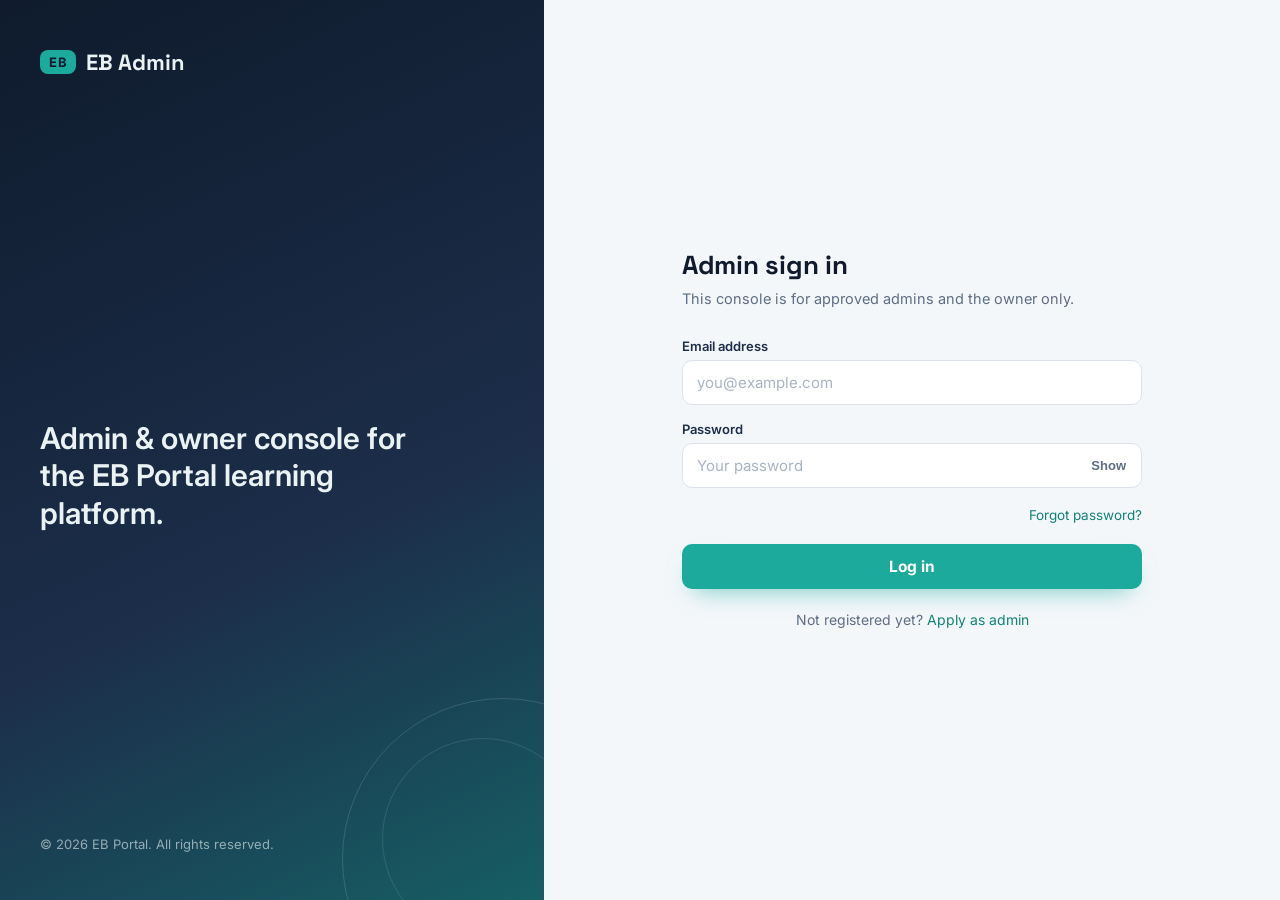
<file: index.html>
<!DOCTYPE html>
<html lang="en">
<head>
<meta charset="UTF-8">
<meta name="viewport" content="width=device-width, initial-scale=1.0">
<title>Admin Log In — EB Portal</title>
<link rel="preconnect" href="https://fonts.googleapis.com">
<link href="https://fonts.googleapis.com/css2?family=Space+Grotesk:wght@500;700&family=Inter:wght@400;500;600;700&display=swap" rel="stylesheet">
<link rel="stylesheet" href="css/style.css">
<script src="js/theme.js"></script>
</head>
<body>

<div class="shell">
  <aside class="brand-panel">
    <div class="brand-mark"><span class="id-chip">EB</span> <span class="brand-word">EB Admin</span></div>
    <div class="brand-tagline">Admin & owner console for the EB Portal learning platform.</div>
    <div class="brand-foot">&copy; 2026 EB Portal. All rights reserved.</div>
  </aside>

  <main class="form-panel">
    <div class="form-card">
      <div class="mobile-brand"><span class="id-chip">EB</span> EB Admin</div>
      <h1 class="card-title">Admin sign in</h1>
      <p class="card-sub">This console is for approved admins and the owner only.</p>

      <div id="alertBox" class="alert"></div>

      <form id="loginForm" novalidate>
        <div class="field-row">
          <div>
            <label for="email">Email address</label>
            <input type="email" id="email" placeholder="you@example.com" required autocomplete="email">
          </div>
        </div>

        <div class="field-row">
          <div>
            <label for="password">Password</label>
            <div class="pw-wrap">
              <input type="password" id="password" placeholder="Your password" required autocomplete="current-password">
              <button type="button" class="pw-toggle" id="togglePw">Show</button>
            </div>
          </div>
        </div>

        <div style="text-align:right; margin-bottom:20px;">
          <a href="forgot-password.html" style="font-size:13.5px;">Forgot password?</a>
        </div>

        <button type="submit" class="btn btn-primary" id="loginBtn">Log in</button>
      </form>

      <div class="form-foot">
        Not registered yet? <a href="register.html">Apply as admin</a>
      </div>
    </div>
  </main>
</div>

<script src="js/config.js"></script>
<script src="js/api.js"></script>
<script>
  if (AdminAuth.isLoggedIn()) {
    window.location.href = "admin-home.html";
  }

  document.getElementById("togglePw").addEventListener("click", () => {
    const pw = document.getElementById("password");
    const btn = document.getElementById("togglePw");
    if (pw.type === "password") { pw.type = "text"; btn.textContent = "Hide"; }
    else { pw.type = "password"; btn.textContent = "Show"; }
  });

  const form = document.getElementById("loginForm");
  const alertBox = document.getElementById("alertBox");
  const loginBtn = document.getElementById("loginBtn");

  form.addEventListener("submit", async (e) => {
    e.preventDefault();
    hideAlert(alertBox);

    const email = document.getElementById("email").value.trim();
    const password = document.getElementById("password").value;

    if (!email || !password) {
      showAlert(alertBox, "Please enter your email and password.");
      return;
    }

    setLoading(loginBtn, true, "Logging in...");
    const res = await adminApiRequest("/api/admin/login", { method: "POST", body: { email, password } });
    setLoading(loginBtn, false);

    if (!res.success) {
      showAlert(alertBox, res.message || "Login failed.");
      return;
    }

    AdminAuth.setToken(res.token);
    localStorage.setItem("eb_admin", JSON.stringify(res.admin));
    window.location.href = "admin-home.html";
  });
</script>
</body>
</html>
</file>
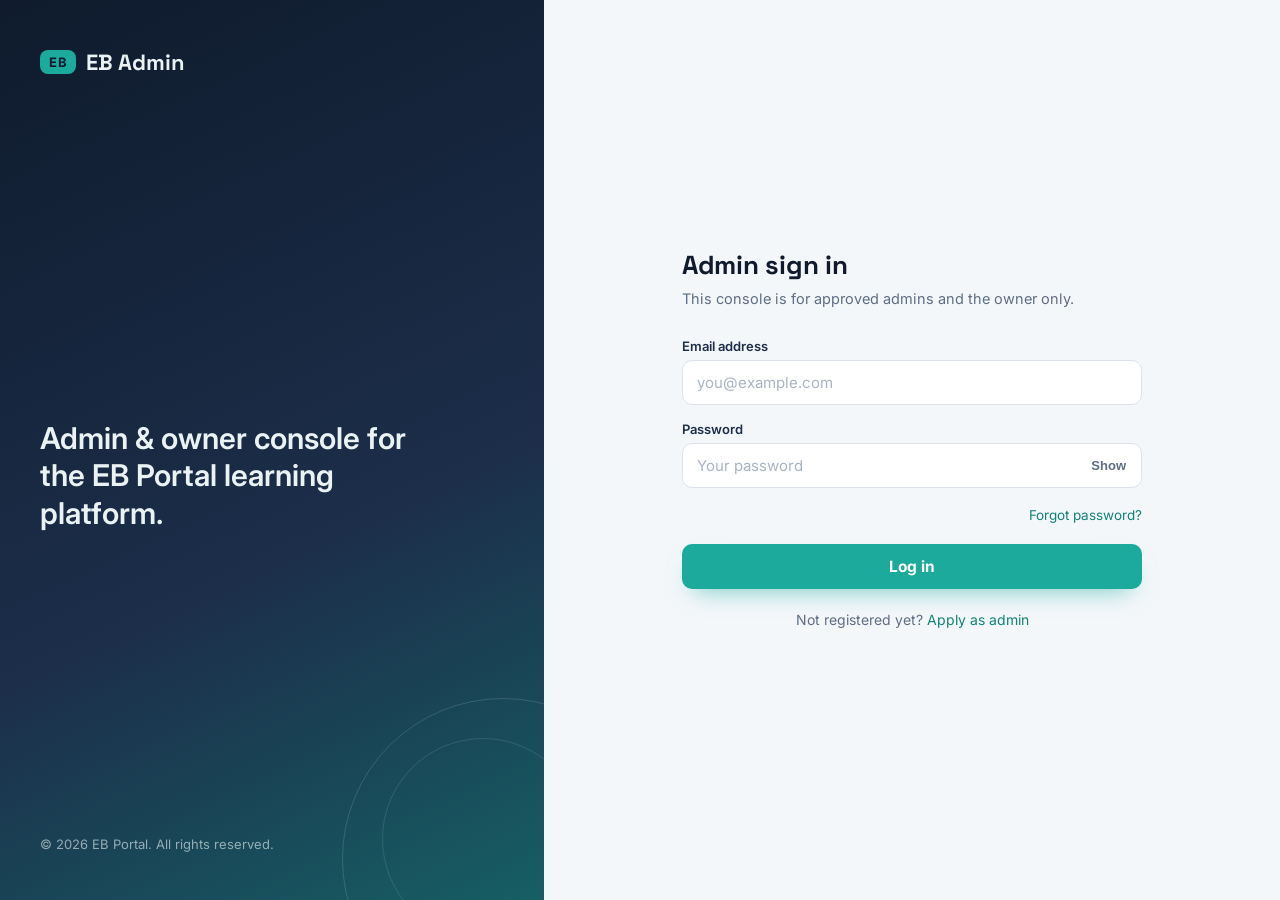
<file: admin-home.html>
<!DOCTYPE html>
<html lang="en">
<head>
<meta charset="UTF-8">
<meta name="viewport" content="width=device-width, initial-scale=1.0">
<title>Dashboard — EB Admin</title>
<link rel="preconnect" href="https://fonts.googleapis.com">
<link href="https://fonts.googleapis.com/css2?family=Space+Grotesk:wght@500;700&family=Inter:wght@400;500;600;700&display=swap" rel="stylesheet">
<link rel="stylesheet" href="css/style.css">
<script src="js/theme.js"></script>
</head>
<body>

<div class="topbar">
  <div class="brand-mark"><span class="id-chip">EB</span> <span class="brand-word">EB Admin</span></div>

  <div class="header-search-desktop">
    <div class="search-box">
      <span class="search-icon">🔍</span>
      <input type="text" class="search-input" id="searchInputDesktop" placeholder="Search batches...">
    </div>
  </div>

  <div class="header-right">
    <button class="icon-btn mobile-only" id="mobileSearchBtn" aria-label="Search">🔍</button>

    <button class="avatar-btn" id="avatarBtn" aria-label="Open account menu">
      <span id="avatarInitial">?</span>
      <img id="avatarImg" style="display:none;" alt="Profile photo">
    </button>

    <div class="avatar-dropdown" id="avatarDropdown">
      <div class="dropdown-user">
        <div class="dd-avatar" id="ddAvatar">
          <span id="ddAvatarInitial">?</span>
          <img id="ddAvatarImg" style="display:none;" alt="Profile photo">
        </div>
        <div>
          <div class="dd-name" id="ddName">—</div>
          <div class="dd-id" id="ddId">—</div>
        </div>
      </div>
      <div class="dropdown-menu">
        <button id="menuSettings"><span class="dd-icon">⚙️</span> Settings</button>
        <button id="navBatches"><span class="dd-icon">📚</span> Manage Batches</button>
        <button id="navStudents"><span class="dd-icon">🎓</span> Manage Students</button>
        <button id="navNotifications"><span class="dd-icon">🔔</span> Notifications</button>
        <button id="navAdmins" style="display:none;"><span class="dd-icon">🛡️</span> Manage Admins</button>
        <button data-theme-toggle id="menuTheme">
          <span class="dd-icon" data-theme-icon>🖥️</span>
          <span class="dd-label">Theme</span>
          <span class="dd-mode" data-theme-label>Auto</span>
        </button>
        <div class="divider-line"></div>
        <button id="menuLogout" class="danger"><span class="dd-icon">🚪</span> Log out</button>
      </div>
    </div>
  </div>

  <div class="mobile-search-bar" id="mobileSearchBar">
    <div class="search-box">
      <span class="search-icon">🔍</span>
      <input type="text" class="search-input" id="searchInputMobile" placeholder="Search batches...">
    </div>
  </div>
</div>

<div class="dash-wrap" id="dashWrap">
  <div class="loading-block">Loading...</div>
</div>

<script src="js/config.js"></script>
<script src="js/api.js"></script>
<script>
  requireAdminAuthOrRedirect();

  const avatarBtn = document.getElementById("avatarBtn");
  const avatarDropdown = document.getElementById("avatarDropdown");
  const mobileSearchBtn = document.getElementById("mobileSearchBtn");
  const mobileSearchBar = document.getElementById("mobileSearchBar");
  const dashWrap = document.getElementById("dashWrap");
  const searchInputs = document.querySelectorAll(".search-input");

  let currentAdmin = null;
  let currentSection = "batches";
  let editingBatchId = null;
  let searchDebounce = null;

  function escapeHtml(str) {
    if (str === null || str === undefined) return "";
    return String(str).replace(/&/g, "&amp;").replace(/</g, "&lt;").replace(/>/g, "&gt;").replace(/"/g, "&quot;");
  }

  function badge(status) {
    const map = { pending: "badge-pending", active: "badge-active", blocked: "badge-blocked", rejected: "badge-rejected" };
    return `<span class="badge ${map[status] || ""}">${escapeHtml(status)}</span>`;
  }

  function notifIcon(type) {
    if (type === "image") return "🖼️";
    if (type === "pdf") return "📄";
    if (type === "video") return "🎬";
    if (type === "audio") return "🎧";
    return "📢";
  }

  // ---------------- Header: avatar + dropdown + search ----------------

  function applyAvatar(admin) {
    const initial = (admin.first_name || "?").charAt(0).toUpperCase();
    const photo = admin.photo_url;
    ["avatarInitial", "ddAvatarInitial"].forEach((id) => { document.getElementById(id).textContent = initial; });
    if (photo) {
      document.getElementById("avatarImg").src = photo;
      document.getElementById("avatarImg").style.display = "block";
      document.getElementById("avatarInitial").style.display = "none";
      document.getElementById("ddAvatarImg").src = photo;
      document.getElementById("ddAvatarImg").style.display = "block";
      document.getElementById("ddAvatarInitial").style.display = "none";
    }
    document.getElementById("ddName").textContent = [admin.first_name, admin.last_name].filter(Boolean).join(" ");
    document.getElementById("ddId").textContent = `${admin.admin_id || ""} · ${admin.role === "owner" ? "OWNER" : "ADMIN"}`;
    if (admin.role === "owner") document.getElementById("navAdmins").style.display = "flex";
  }

  avatarBtn.addEventListener("click", (e) => { e.stopPropagation(); avatarDropdown.classList.toggle("open"); });
  document.addEventListener("click", (e) => {
    if (!avatarDropdown.contains(e.target) && e.target !== avatarBtn) avatarDropdown.classList.remove("open");
  });
  mobileSearchBtn.addEventListener("click", () => {
    mobileSearchBar.classList.toggle("open");
    if (mobileSearchBar.classList.contains("open")) document.getElementById("searchInputMobile").focus();
  });

  document.getElementById("menuSettings").addEventListener("click", () => { window.location.href = "settings.html"; });
  document.getElementById("navBatches").addEventListener("click", () => { currentSection = "batches"; render(); });
  document.getElementById("navStudents").addEventListener("click", () => { currentSection = "students"; render(); });
  document.getElementById("navNotifications").addEventListener("click", () => { currentSection = "notifications"; render(); });
  document.getElementById("navAdmins").addEventListener("click", () => { currentSection = "admins"; render(); });
  document.getElementById("menuLogout").addEventListener("click", () => {
    AdminAuth.clearToken();
    localStorage.removeItem("eb_admin");
    window.location.href = "index.html";
  });

  searchInputs.forEach((input) => {
    input.addEventListener("input", (e) => {
      clearTimeout(searchDebounce);
      const value = e.target.value;
      searchInputs.forEach((other) => { if (other !== e.target) other.value = value; });
      searchDebounce = setTimeout(() => { if (currentSection === "batches") loadBatches(value.trim()); }, 350);
    });
  });

  function render() {
    if (currentSection === "batches") renderBatchesSection();
    else if (currentSection === "students") renderStudentsSection();
    else if (currentSection === "admins") renderAdminsSection();
    else if (currentSection === "notifications") renderNotificationsSection();
  }

  // ================= BATCHES (merged add/edit + day-wise content) =================

  function renderBatchesSection() {
    dashWrap.innerHTML = `
      <div style="display:flex; justify-content:space-between; align-items:center; margin-bottom:16px;">
        <h2 class="section-title" style="margin:0;">Batches</h2>
        <button class="btn btn-ghost" id="addBatchBtn" style="width:auto; padding:8px 16px;">+ Add batch</button>
      </div>

      <div id="batchFormAlert" class="alert"></div>
      <div id="batchFormPanel" style="display:none; margin-bottom:22px;" class="info-card">
        <h3 id="batchFormTitle">Add batch</h3>
        <form id="batchForm">
          <div class="field-row cols-2">
            <div><label>Title</label><input type="text" id="bfTitle" required></div>
            <div><label>Subject</label><input type="text" id="bfSubject" placeholder="e.g. NEET, JEE"></div>
          </div>
          <div class="field-row cols-2">
            <div><label>Instructor</label><input type="text" id="bfInstructor"></div>
            <div><label>Language</label><input type="text" id="bfLanguage"></div>
          </div>
          <div class="field-row">
            <div><label>Description</label><input type="text" id="bfDescription"></div>
          </div>
          <div class="field-row cols-3">
            <div><label>Price (₹)</label><input type="number" id="bfPrice" step="0.01" min="0" value="0"></div>
            <div><label>Offer price (₹) <span class="optional">(optional)</span></label><input type="number" id="bfOfferPrice" step="0.01" min="0"></div>
            <div style="display:flex; align-items:flex-end; padding-bottom:10px;">
              <label style="display:flex; align-items:center; gap:8px; font-weight:600; font-size:13.5px;">
                <input type="checkbox" id="bfIsFree" style="width:auto;"> This batch is free
              </label>
            </div>
          </div>
          <div class="field-row">
            <div><label>Thumbnail photo <span class="optional">(manually uploaded)</span></label><input type="file" id="bfThumbnail" accept="image/png,image/jpeg,image/webp,image/gif"></div>
          </div>
          <button type="submit" class="btn btn-primary" id="bfSubmitBtn" style="width:auto; padding:9px 20px;">Save batch</button>
          <button type="button" class="btn btn-ghost" id="bfCancelBtn" style="width:auto; padding:9px 20px;">Cancel</button>
        </form>

        <div id="contentSection" style="display:none; margin-top:26px; border-top:1px solid var(--line); padding-top:20px;">
          <h3>Content (day-wise)</h3>
          <p class="card-sub" style="margin:0 0 14px;">Add each day's material below — a day can have more than one video, PDF, or image.</p>
          <div id="contentAlert" class="alert"></div>
          <div id="contentByDay"><div class="loading-block">Loading content...</div></div>

          <h4 style="margin:20px 0 10px;">Add material</h4>
          <form id="contentForm">
            <div class="field-row cols-3">
              <div><label>Day</label><input type="number" id="cfDay" min="1" value="1"></div>
              <div>
                <label>Type</label>
                <select id="cfType">
                  <option value="video">Video</option>
                  <option value="audio">Audio</option>
                  <option value="pdf">PDF notes (upload)</option>
                  <option value="image">Image (upload)</option>
                </select>
              </div>
              <div><label>Title</label><input type="text" id="cfTitle" required></div>
            </div>
            <div class="field-row cols-2">
              <div id="cfUrlWrap"><label>Video link <span class="optional">(external, e.g. YouTube)</span></label><input type="text" id="cfUrl" placeholder="https://..."></div>
              <div id="cfFileWrap" style="display:none;"><label id="cfFileLabel">Or upload a video file <span class="optional">(mp4/webm/mov)</span></label><input type="file" id="cfFile"></div>
            </div>
            <label style="display:flex; align-items:center; gap:8px; font-weight:600; font-size:13.5px; margin-bottom:14px;">
              <input type="checkbox" id="cfIsDemo" style="width:auto;"> Free preview (viewable without purchasing the batch)
            </label>
            <button type="submit" class="btn btn-primary" id="cfSubmitBtn" style="width:auto; padding:9px 20px;">Add material</button>
          </form>
        </div>
      </div>

      <div id="pendingDeletionPanel" style="display:none; margin-bottom:22px;">
        <h3 style="margin:0 0 12px;">Pending Deletion Requests</h3>
        <div class="data-table-wrap">
          <table class="data-table" id="pendingDeletionTable">
            <thead><tr><th>Title</th><th>Requested</th><th>Actions</th></tr></thead>
            <tbody><tr><td colspan="3">Loading...</td></tr></tbody>
          </table>
        </div>
      </div>

      <div class="data-table-wrap">
        <table class="data-table" id="batchesTable">
          <thead><tr><th>Photo</th><th>Title</th><th>Subject</th><th>Price</th><th>Status</th><th>Actions</th></tr></thead>
          <tbody><tr><td colspan="6">Loading...</td></tr></tbody>
        </table>
      </div>
    `;

    document.getElementById("addBatchBtn").addEventListener("click", () => openBatchForm(null));
    document.getElementById("bfCancelBtn").addEventListener("click", closeBatchForm);
    document.getElementById("batchForm").addEventListener("submit", submitBatchForm);
    document.getElementById("contentForm").addEventListener("submit", submitContentForm);

    document.getElementById("cfType").addEventListener("change", (e) => {
      const type = e.target.value;
      const isVideo = type === "video";
      const isAudio = type === "audio";
      document.getElementById("cfUrlWrap").style.display = isVideo ? "block" : "none";
      document.getElementById("cfFileWrap").style.display = "block";
      const fileInput = document.getElementById("cfFile");
      const fileLabel = document.getElementById("cfFileLabel");
      if (isVideo) {
        fileLabel.innerHTML = 'Or upload a video file <span class="optional">(mp4/webm/mov)</span>';
        fileInput.accept = "video/mp4,video/webm,video/quicktime";
      } else if (isAudio) {
        fileLabel.innerHTML = 'Upload an audio file <span class="optional">(mp3/wav/m4a/ogg/aac)</span>';
        fileInput.accept = "audio/mpeg,audio/wav,audio/mp4,audio/ogg,audio/aac";
      } else if (type === "pdf") {
        fileLabel.innerHTML = "Upload a PDF file";
        fileInput.accept = "application/pdf";
      } else {
        fileLabel.innerHTML = "Upload an image file";
        fileInput.accept = "image/png,image/jpeg,image/webp,image/gif";
      }
    });

    if (currentAdmin.role === "owner") {
      document.getElementById("pendingDeletionPanel").style.display = "block";
      loadPendingDeletions();
    }

    loadBatches();
  }

  function openBatchForm(batch) {
    editingBatchId = batch ? batch.id : null;
    document.getElementById("batchFormTitle").textContent = batch ? `Edit batch — ${batch.title}` : "Add batch";
    document.getElementById("bfTitle").value = batch ? batch.title : "";
    document.getElementById("bfSubject").value = batch ? (batch.subject || "") : "";
    document.getElementById("bfInstructor").value = batch ? (batch.instructor || "") : "";
    document.getElementById("bfLanguage").value = batch ? (batch.language || "") : "";
    document.getElementById("bfDescription").value = batch ? (batch.description || "") : "";
    document.getElementById("bfPrice").value = batch ? batch.price : 0;
    document.getElementById("bfOfferPrice").value = batch && batch.offer_price !== null ? batch.offer_price : "";
    document.getElementById("bfIsFree").checked = batch ? !!batch.is_free : false;
    document.getElementById("bfThumbnail").value = "";
    document.getElementById("batchFormPanel").style.display = "block";
    hideAlert(document.getElementById("batchFormAlert"));

    const contentSection = document.getElementById("contentSection");
    if (batch) {
      contentSection.style.display = "block";
      loadContent();
    } else {
      contentSection.style.display = "none";
    }
    window.scrollTo({ top: 0, behavior: "smooth" });
  }

  function closeBatchForm() {
    editingBatchId = null;
    document.getElementById("batchFormPanel").style.display = "none";
  }

  async function submitBatchForm(e) {
    e.preventDefault();
    const alertBox = document.getElementById("batchFormAlert");
    hideAlert(alertBox);

    const title = document.getElementById("bfTitle").value.trim();
    if (!title) { showAlert(alertBox, "Title is required."); return; }

    const formData = new FormData();
    formData.append("title", title);
    formData.append("subject", document.getElementById("bfSubject").value.trim());
    formData.append("instructor", document.getElementById("bfInstructor").value.trim());
    formData.append("language", document.getElementById("bfLanguage").value.trim());
    formData.append("description", document.getElementById("bfDescription").value.trim());
    formData.append("price", document.getElementById("bfPrice").value || "0");
    formData.append("offer_price", document.getElementById("bfOfferPrice").value || "");
    formData.append("is_free", document.getElementById("bfIsFree").checked ? "1" : "0");
    const thumbFile = document.getElementById("bfThumbnail").files[0];
    if (thumbFile) formData.append("thumbnail", thumbFile);

    const btn = document.getElementById("bfSubmitBtn");
    setLoading(btn, true, "Saving...");
    const isNew = !editingBatchId;
    const path = editingBatchId ? `/api/admin/batches/${editingBatchId}` : "/api/admin/batches";
    const res = await adminApiUploadMethod(path, formData, editingBatchId ? "PUT" : "POST");
    setLoading(btn, false);

    if (!res.success) { showAlert(alertBox, res.message || "Failed to save batch."); return; }
    showAlert(alertBox, "Batch saved.", "success");

    if (isNew && res.batch_id) {
      // Immediately switch into edit mode so content can be added right away.
      editingBatchId = res.batch_id;
      document.getElementById("batchFormTitle").textContent = `Edit batch — ${title}`;
      document.getElementById("contentSection").style.display = "block";
      loadContent();
    }
    loadBatches();
  }

  async function loadBatches(search = "") {
    const res = await adminApiRequest("/api/admin/batches", { method: "GET", auth: true });
    const tbody = document.querySelector("#batchesTable tbody");
    if (!res.success) { tbody.innerHTML = `<tr><td colspan="6">${escapeHtml(res.message || "Failed to load.")}</td></tr>`; return; }

    let batches = res.batches;
    if (search) {
      const q = search.toLowerCase();
      batches = batches.filter((b) => (b.title || "").toLowerCase().includes(q) || (b.subject || "").toLowerCase().includes(q));
    }

    if (!batches.length) { tbody.innerHTML = `<tr><td colspan="6">No batches found.</td></tr>`; return; }

    tbody.innerHTML = batches.map((b) => `
      <tr>
        <td>${b.thumbnail_url ? `<img src="${b.thumbnail_url}" style="width:44px;height:44px;object-fit:cover;border-radius:8px;">` : "—"}</td>
        <td class="wrap">${escapeHtml(b.title)}</td>
        <td>${escapeHtml(b.subject || "—")}</td>
        <td>${b.is_free ? "Free" : (b.offer_price !== null ? `<s style="color:var(--text-muted);">₹${b.price}</s> ₹${b.offer_price}` : `₹${b.price}`)}</td>
        <td>${b.pending_deletion ? `<span class="badge badge-blocked">Deletion pending</span>` : `<span class="badge badge-active">Live</span>`}</td>
        <td>
          <div class="row-actions">
            <button class="mini-btn" data-action="edit" data-id="${b.id}">Edit</button>
            <button class="mini-btn danger" data-action="delete" data-id="${b.id}">${currentAdmin.role === "owner" ? "Delete" : "Request delete"}</button>
          </div>
        </td>
      </tr>
    `).join("");

    tbody.querySelectorAll("button[data-action='edit']").forEach((btn) => {
      btn.addEventListener("click", () => {
        const b = batches.find((x) => x.id == btn.dataset.id);
        openBatchForm(b);
      });
    });
    tbody.querySelectorAll("button[data-action='delete']").forEach((btn) => {
      btn.addEventListener("click", async () => {
        if (!confirm(currentAdmin.role === "owner" ? "Delete this batch permanently?" : "Request deletion of this batch? The CEO will need to approve it.")) return;
        const res = await adminApiRequest(`/api/admin/batches/${btn.dataset.id}`, { method: "DELETE", auth: true });
        alert(res.message || "");
        loadBatches();
        if (currentAdmin.role === "owner") loadPendingDeletions();
      });
    });
  }

  async function loadPendingDeletions() {
    const res = await adminApiRequest("/api/owner/batches/pending-deletion", { method: "GET", auth: true });
    const tbody = document.querySelector("#pendingDeletionTable tbody");
    if (!res.success) { tbody.innerHTML = `<tr><td colspan="3">${escapeHtml(res.message || "Failed to load.")}</td></tr>`; return; }
    if (!res.batches.length) { tbody.innerHTML = `<tr><td colspan="3">No pending deletion requests.</td></tr>`; return; }

    tbody.innerHTML = res.batches.map((b) => `
      <tr>
        <td class="wrap">${escapeHtml(b.title)}</td>
        <td>Requested</td>
        <td>
          <div class="row-actions">
            <button class="mini-btn" data-action="reject-del" data-id="${b.id}">Reject</button>
            <button class="mini-btn danger" data-action="approve-del" data-id="${b.id}">Approve delete</button>
          </div>
        </td>
      </tr>
    `).join("");

    tbody.querySelectorAll("button[data-action='approve-del']").forEach((btn) => {
      btn.addEventListener("click", async () => {
        if (!confirm("Permanently delete this batch?")) return;
        await adminApiRequest(`/api/owner/batches/${btn.dataset.id}/approve-deletion`, { method: "POST", auth: true });
        loadPendingDeletions();
        loadBatches();
      });
    });
    tbody.querySelectorAll("button[data-action='reject-del']").forEach((btn) => {
      btn.addEventListener("click", async () => {
        await adminApiRequest(`/api/owner/batches/${btn.dataset.id}/reject-deletion`, { method: "POST", auth: true });
        loadPendingDeletions();
        loadBatches();
      });
    });
  }

  // ---- Day-wise content, inline inside the batch editor ----

  async function loadContent() {
    const res = await adminApiRequest(`/api/admin/batches/${editingBatchId}/content`, { method: "GET", auth: true });
    const container = document.getElementById("contentByDay");
    if (!res.success) { container.innerHTML = `<div class="empty-state">${escapeHtml(res.message || "Failed to load.")}</div>`; return; }
    if (!res.content.length) { container.innerHTML = `<div class="card-sub">No material added yet — add Day 1 below.</div>`; return; }

    const days = {};
    res.content.forEach((c) => { (days[c.day_number] = days[c.day_number] || []).push(c); });

    container.innerHTML = Object.keys(days).sort((a, b) => a - b).map((day) => `
      <div class="day-group">
        <h4 class="day-heading">Day ${day}</h4>
        ${days[day].map((c) => `
          <div class="day-item-row">
            <span>${notifIcon(c.content_type === "video" ? "video" : c.content_type)} ${escapeHtml(c.title)} <span style="color:var(--text-muted);">(${escapeHtml(c.content_type)})</span> ${c.is_demo ? `<span class="badge badge-active">Demo</span>` : ""}</span>
            <div class="row-actions">
              <button class="mini-btn" data-action="toggle-demo" data-id="${c.id}">${c.is_demo ? "Unmark demo" : "Mark as demo"}</button>
              <button class="mini-btn danger" data-action="del-content" data-id="${c.id}">Remove</button>
            </div>
          </div>
        `).join("")}
      </div>
    `).join("");

    container.querySelectorAll("button[data-action='del-content']").forEach((btn) => {
      btn.addEventListener("click", async () => {
        await adminApiRequest(`/api/admin/batches/${editingBatchId}/content/${btn.dataset.id}`, { method: "DELETE", auth: true });
        loadContent();
      });
    });
    container.querySelectorAll("button[data-action='toggle-demo']").forEach((btn) => {
      btn.addEventListener("click", async () => {
        await adminApiRequest(`/api/admin/batches/${editingBatchId}/content/${btn.dataset.id}/toggle-demo`, { method: "POST", auth: true });
        loadContent();
      });
    });
  }

  async function submitContentForm(e) {
    e.preventDefault();
    const alertBox = document.getElementById("contentAlert");
    hideAlert(alertBox);

    const type = document.getElementById("cfType").value;
    const title = document.getElementById("cfTitle").value.trim();
    const day = document.getElementById("cfDay").value || "1";
    const isDemo = document.getElementById("cfIsDemo").checked;
    if (!title) { showAlert(alertBox, "Title is required."); return; }

    const formData = new FormData();
    formData.append("content_type", type);
    formData.append("title", title);
    formData.append("day_number", day);
    formData.append("is_demo", isDemo ? "1" : "0");

    if (type === "video") {
      const url = document.getElementById("cfUrl").value.trim();
      const file = document.getElementById("cfFile").files[0];
      if (!url && !file) { showAlert(alertBox, "Provide a video link or upload a video file."); return; }
      if (file) formData.append("file", file);
      else formData.append("url", url);
    } else {
      const file = document.getElementById("cfFile").files[0];
      if (!file) { showAlert(alertBox, "Please choose a file to upload."); return; }
      formData.append("file", file);
    }

    const btn = document.getElementById("cfSubmitBtn");
    setLoading(btn, true, "Adding...");
    const res = await adminApiUpload(`/api/admin/batches/${editingBatchId}/content`, formData);
    setLoading(btn, false);

    if (!res.success) { showAlert(alertBox, res.message || "Failed to add content."); return; }
    document.getElementById("contentForm").reset();
    document.getElementById("cfDay").value = day;
    loadContent();
  }

  // ================= STUDENTS =================

  function renderStudentsSection() {
    dashWrap.innerHTML = `
      <h2 class="section-title">Students</h2>
      <div class="data-table-wrap">
        <table class="data-table" id="usersTable">
          <thead><tr><th>EB ID</th><th>Name</th><th>Email</th><th>Phone</th><th>College</th><th>Verified</th><th>Status</th><th>Actions</th></tr></thead>
          <tbody><tr><td colspan="8">Loading...</td></tr></tbody>
        </table>
      </div>
    `;
    loadUsers();
  }

  async function loadUsers() {
    const res = await adminApiRequest("/api/admin/users", { method: "GET", auth: true });
    const tbody = document.querySelector("#usersTable tbody");
    if (!res.success) { tbody.innerHTML = `<tr><td colspan="8">${escapeHtml(res.message || "Failed to load.")}</td></tr>`; return; }
    if (!res.users.length) { tbody.innerHTML = `<tr><td colspan="8">No students yet.</td></tr>`; return; }

    tbody.innerHTML = res.users.map((u) => `
      <tr>
        <td>${escapeHtml(u.user_id || "—")}</td>
        <td class="wrap">${escapeHtml([u.first_name, u.middle_name, u.last_name].filter(Boolean).join(" "))}</td>
        <td>${escapeHtml(u.email)}</td>
        <td>${escapeHtml(u.phone)}</td>
        <td class="wrap">${escapeHtml(u.college || "—")}</td>
        <td>${u.email_verified ? "Yes" : "No"}</td>
        <td>${u.is_blocked ? badge("blocked") : badge("active")}</td>
        <td>
          <div class="row-actions">
            ${u.is_blocked
              ? `<button class="mini-btn" data-action="unblock-user" data-id="${u.id}">Unblock</button>`
              : `<button class="mini-btn" data-action="block-user" data-id="${u.id}">Block</button>`
            }
            <button class="mini-btn danger" data-action="delete-user" data-id="${u.id}">Remove</button>
          </div>
        </td>
      </tr>
    `).join("");

    tbody.querySelectorAll("button[data-action]").forEach((btn) => {
      btn.addEventListener("click", async () => {
        const action = btn.dataset.action;
        const id = btn.dataset.id;
        if (action === "delete-user") {
          if (!confirm("Remove this student permanently?")) return;
          await adminApiRequest(`/api/admin/users/${id}`, { method: "DELETE", auth: true });
        } else if (action === "block-user") {
          await adminApiRequest(`/api/admin/users/${id}/block`, { method: "POST", auth: true });
        } else if (action === "unblock-user") {
          await adminApiRequest(`/api/admin/users/${id}/unblock`, { method: "POST", auth: true });
        }
        loadUsers();
      });
    });
  }

  // ================= NOTIFICATIONS =================

  function renderNotificationsSection() {
    dashWrap.innerHTML = `
      <h2 class="section-title">Notifications</h2>
      <div class="info-card" style="margin-bottom:20px;">
        <h3>Send a notification</h3>
        <p class="card-sub" style="margin:0 0 14px;">Goes out to every student. Attach an image, PDF, or video if you like — it'll show a thumbnail.</p>
        <div id="notifFormAlert" class="alert"></div>
        <form id="notifForm">
          <div class="field-row">
            <div><label>Message</label><input type="text" id="nfMessage" placeholder="e.g. New batch launching this weekend!"></div>
          </div>
          <div class="field-row">
            <div><label>Attachment <span class="optional">(optional — image, PDF, or video)</span></label><input type="file" id="nfAttachment" accept="image/*,application/pdf,video/mp4,video/webm,video/quicktime"></div>
          </div>
          <button type="submit" class="btn btn-primary" id="nfSubmitBtn" style="width:auto; padding:9px 20px;">Send notification</button>
        </form>
      </div>

      <h3 style="margin:0 0 12px;">Sent notifications</h3>
      <div class="info-card" id="notifListCard">
        <div class="loading-block">Loading...</div>
      </div>
    `;

    document.getElementById("notifForm").addEventListener("submit", submitNotification);
    loadSentNotifications();
  }

  async function submitNotification(e) {
    e.preventDefault();
    const alertBox = document.getElementById("notifFormAlert");
    hideAlert(alertBox);

    const message = document.getElementById("nfMessage").value.trim();
    const file = document.getElementById("nfAttachment").files[0];
    if (!message && !file) { showAlert(alertBox, "Add a message or an attachment."); return; }

    const formData = new FormData();
    formData.append("message", message);
    if (file) formData.append("attachment", file);

    const btn = document.getElementById("nfSubmitBtn");
    setLoading(btn, true, "Sending...");
    const res = await adminApiUpload("/api/admin/notifications", formData);
    setLoading(btn, false);

    if (!res.success) { showAlert(alertBox, res.message || "Failed to send."); return; }
    showAlert(alertBox, "Notification sent.", "success");
    document.getElementById("notifForm").reset();
    loadSentNotifications();
  }

  async function loadSentNotifications() {
    const res = await adminApiRequest("/api/admin/notifications", { method: "GET", auth: true });
    const card = document.getElementById("notifListCard");
    if (!res.success) { card.innerHTML = `<div class="empty-state">${escapeHtml(res.message || "Failed to load.")}</div>`; return; }
    if (!res.notifications.length) { card.innerHTML = `<div class="card-sub">No notifications sent yet.</div>`; return; }

    card.innerHTML = res.notifications.map((n) => `
      <div class="notif-item">
        ${n.thumbnail_url
          ? `<img class="notif-thumb" src="${n.thumbnail_url}" alt="">`
          : `<div class="notif-thumb notif-thumb-icon">${notifIcon(n.attachment_type)}</div>`
        }
        <div class="notif-body">
          <div>
            <div class="notif-text">${escapeHtml(n.message || "(no message)")}</div>
            <div class="notif-time">${new Date(n.created_at.replace(" ", "T") + "Z").toLocaleString()}</div>
          </div>
          <button class="mini-btn danger" data-action="del-notif" data-id="${n.id}">Delete</button>
        </div>
      </div>
    `).join("");

    card.querySelectorAll("button[data-action='del-notif']").forEach((btn) => {
      btn.addEventListener("click", async () => {
        if (!confirm("Delete this notification?")) return;
        await adminApiRequest(`/api/admin/notifications/${btn.dataset.id}`, { method: "DELETE", auth: true });
        loadSentNotifications();
      });
    });
  }

  // ================= ADMINS (owner only) =================

  function renderAdminsSection() {
    dashWrap.innerHTML = `
      <div style="display:flex; justify-content:space-between; align-items:center; margin-bottom:14px;">
        <h2 class="section-title" style="margin:0;">Admins</h2>
        <button class="btn btn-ghost" id="addAdminBtn" style="width:auto; padding:8px 16px;">+ Add admin</button>
      </div>
      <div id="addAdminAlert" class="alert"></div>
      <div id="addAdminForm" style="display:none; margin-bottom:20px;" class="info-card">
        <div class="field-row cols-3">
          <div><label>First name</label><input type="text" id="newAdminFirst"></div>
          <div><label>Last name</label><input type="text" id="newAdminLast"></div>
          <div><label>Phone</label><input type="text" id="newAdminPhone"></div>
        </div>
        <div class="field-row cols-2">
          <div><label>Email</label><input type="email" id="newAdminEmail"></div>
          <div><label>Password</label><input type="password" id="newAdminPassword"></div>
        </div>
        <button class="btn btn-primary" id="submitNewAdminBtn" style="width:auto; padding:9px 18px;">Create admin</button>
      </div>
      <div class="data-table-wrap">
        <table class="data-table" id="adminsTable">
          <thead><tr><th>ID</th><th>Name</th><th>Email</th><th>Phone</th><th>Role</th><th>Status</th><th>Docs</th><th>Actions</th></tr></thead>
          <tbody><tr><td colspan="8">Loading...</td></tr></tbody>
        </table>
      </div>
    `;

    document.getElementById("addAdminBtn").addEventListener("click", () => {
      const form = document.getElementById("addAdminForm");
      form.style.display = form.style.display === "none" ? "block" : "none";
    });
    document.getElementById("submitNewAdminBtn").addEventListener("click", addAdmin);
    loadAdmins();
  }

  async function loadAdmins() {
    const res = await adminApiRequest("/api/owner/admins", { method: "GET", auth: true });
    const tbody = document.querySelector("#adminsTable tbody");
    if (!res.success) { tbody.innerHTML = `<tr><td colspan="8">${escapeHtml(res.message || "Failed to load.")}</td></tr>`; return; }
    if (!res.admins.length) { tbody.innerHTML = `<tr><td colspan="8">No admins yet.</td></tr>`; return; }

    tbody.innerHTML = res.admins.map((a) => `
      <tr>
        <td>${escapeHtml(a.admin_id || "—")}</td>
        <td class="wrap">${escapeHtml([a.first_name, a.middle_name, a.last_name].filter(Boolean).join(" "))}</td>
        <td>${escapeHtml(a.email)}</td>
        <td>${escapeHtml(a.phone)}</td>
        <td>${escapeHtml(a.role)}</td>
        <td>${badge(a.status)}</td>
        <td>
          ${a.photo_url ? `<a class="doc-link" href="${a.photo_url}" target="_blank">Photo</a>` : ""}
          ${a.cv_url ? ` · <a class="doc-link" href="${a.cv_url}" target="_blank">CV</a>` : ""}
        </td>
        <td>
          <div class="row-actions">
            ${a.role === "owner" ? "" : a.status === "blocked"
              ? `<button class="mini-btn" data-action="unblock" data-id="${a.id}">Unblock</button>`
              : `<button class="mini-btn" data-action="block" data-id="${a.id}">Block</button>`
            }
            ${a.role === "owner" ? "" : `<button class="mini-btn danger" data-action="delete-admin" data-id="${a.id}">Remove</button>`}
          </div>
        </td>
      </tr>
    `).join("");

    tbody.querySelectorAll("button[data-action]").forEach((btn) => {
      btn.addEventListener("click", async () => {
        const action = btn.dataset.action, id = btn.dataset.id;
        if (action === "delete-admin") {
          if (!confirm("Remove this admin permanently?")) return;
          await adminApiRequest(`/api/owner/admins/${id}`, { method: "DELETE", auth: true });
        } else if (action === "block") {
          await adminApiRequest(`/api/owner/admins/${id}/block`, { method: "POST", auth: true });
        } else if (action === "unblock") {
          await adminApiRequest(`/api/owner/admins/${id}/unblock`, { method: "POST", auth: true });
        }
        loadAdmins();
      });
    });
  }

  async function addAdmin() {
    const alertBox = document.getElementById("addAdminAlert");
    hideAlert(alertBox);
    const payload = {
      first_name: document.getElementById("newAdminFirst").value.trim(),
      last_name: document.getElementById("newAdminLast").value.trim(),
      phone: document.getElementById("newAdminPhone").value.trim(),
      email: document.getElementById("newAdminEmail").value.trim(),
      password: document.getElementById("newAdminPassword").value,
    };
    if (!payload.first_name || !payload.last_name || !payload.phone || !payload.email || !payload.password) {
      showAlert(alertBox, "Please fill in all fields.");
      return;
    }
    const res = await adminApiRequest("/api/owner/admins", { method: "POST", auth: true, body: payload });
    if (!res.success) { showAlert(alertBox, res.message || "Failed to add admin."); return; }
    showAlert(alertBox, `Admin created: ${res.admin_id}`, "success");
    document.getElementById("addAdminForm").style.display = "none";
    loadAdmins();
  }

  // ---------------- helper: upload with PUT/POST ----------------

  async function adminApiUploadMethod(path, formData, method) {
    const token = AdminAuth.getToken();
    let response;
    try {
      response = await fetch(`${API_BASE_URL}${path}`, {
        method,
        headers: token ? { Authorization: `Bearer ${token}` } : {},
        body: formData,
      });
    } catch (err) {
      return { success: false, message: "Could not reach the server." };
    }
    try { return await response.json(); } catch (err) { return { success: false, message: "Unexpected server response." }; }
  }

  // ---------------- Entry point ----------------

  async function init() {
    const res = await adminApiRequest("/api/admin/profile", { method: "GET", auth: true });
    if (!res.success) { window.location.href = "index.html"; return; }
    currentAdmin = res.admin;
    localStorage.setItem("eb_admin", JSON.stringify(currentAdmin));
    applyAvatar(currentAdmin);
    render();
  }

  init();
</script>
</body>
</html>
</file>
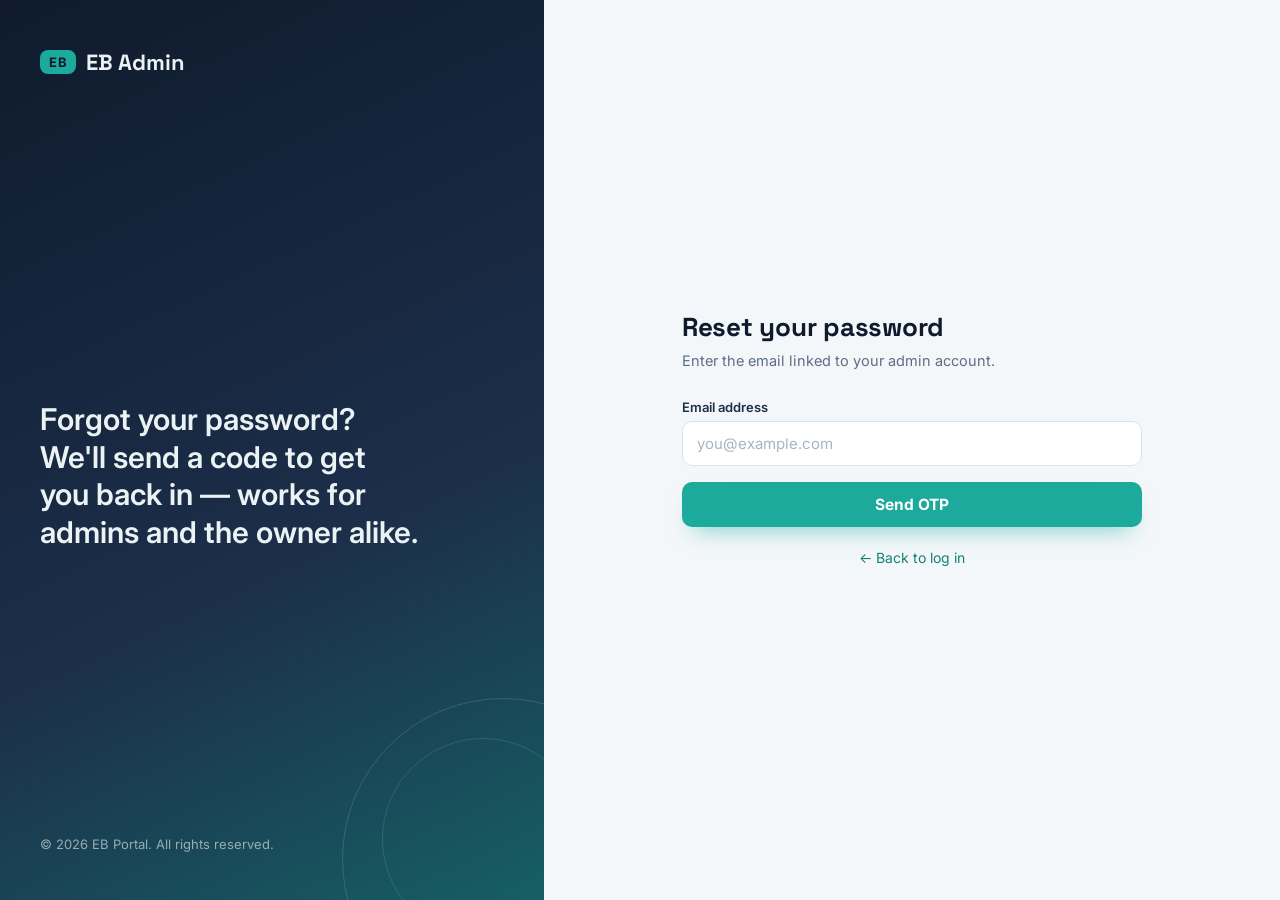
<file: forgot-password.html>
<!DOCTYPE html>
<html lang="en">
<head>
<meta charset="UTF-8">
<meta name="viewport" content="width=device-width, initial-scale=1.0">
<title>Forgot Password — EB Admin</title>
<link rel="preconnect" href="https://fonts.googleapis.com">
<link href="https://fonts.googleapis.com/css2?family=Space+Grotesk:wght@500;700&family=Inter:wght@400;500;600;700&display=swap" rel="stylesheet">
<link rel="stylesheet" href="css/style.css">
<script src="js/theme.js"></script>
</head>
<body>

<div class="shell">
  <aside class="brand-panel">
    <div class="brand-mark"><span class="id-chip">EB</span> <span class="brand-word">EB Admin</span></div>
    <div class="brand-tagline">Forgot your password? We'll send a code to get you back in — works for admins and the owner alike.</div>
    <div class="brand-foot">&copy; 2026 EB Portal. All rights reserved.</div>
  </aside>

  <main class="form-panel">
    <div class="form-card">
      <div class="mobile-brand"><span class="id-chip">EB</span> EB Admin</div>
      <h1 class="card-title">Reset your password</h1>
      <p class="card-sub">Enter the email linked to your admin account.</p>

      <div id="alertBox" class="alert"></div>

      <form id="forgotForm" novalidate>
        <div class="field-row">
          <div>
            <label for="email">Email address</label>
            <input type="email" id="email" placeholder="you@example.com" required autocomplete="email">
          </div>
        </div>
        <button type="submit" class="btn btn-primary" id="sendBtn">Send OTP</button>
      </form>

      <div class="form-foot">
        <a href="index.html">&larr; Back to log in</a>
      </div>
    </div>
  </main>
</div>

<script src="js/config.js"></script>
<script src="js/api.js"></script>
<script>
  const form = document.getElementById("forgotForm");
  const alertBox = document.getElementById("alertBox");
  const sendBtn = document.getElementById("sendBtn");

  form.addEventListener("submit", async (e) => {
    e.preventDefault();
    hideAlert(alertBox);

    const email = document.getElementById("email").value.trim();
    if (!email) { showAlert(alertBox, "Please enter your email."); return; }

    setLoading(sendBtn, true, "Sending...");
    const res = await adminApiRequest("/api/admin/forgot-password", { method: "POST", body: { email } });
    setLoading(sendBtn, false);

    if (!res.success) { showAlert(alertBox, res.message || "Something went wrong."); return; }

    sessionStorage.setItem("eb_admin_pending_email", email);
    showAlert(alertBox, res.message, "success");
    setTimeout(() => { window.location.href = "reset-password.html"; }, 1200);
  });
</script>
</body>
</html>
</file>
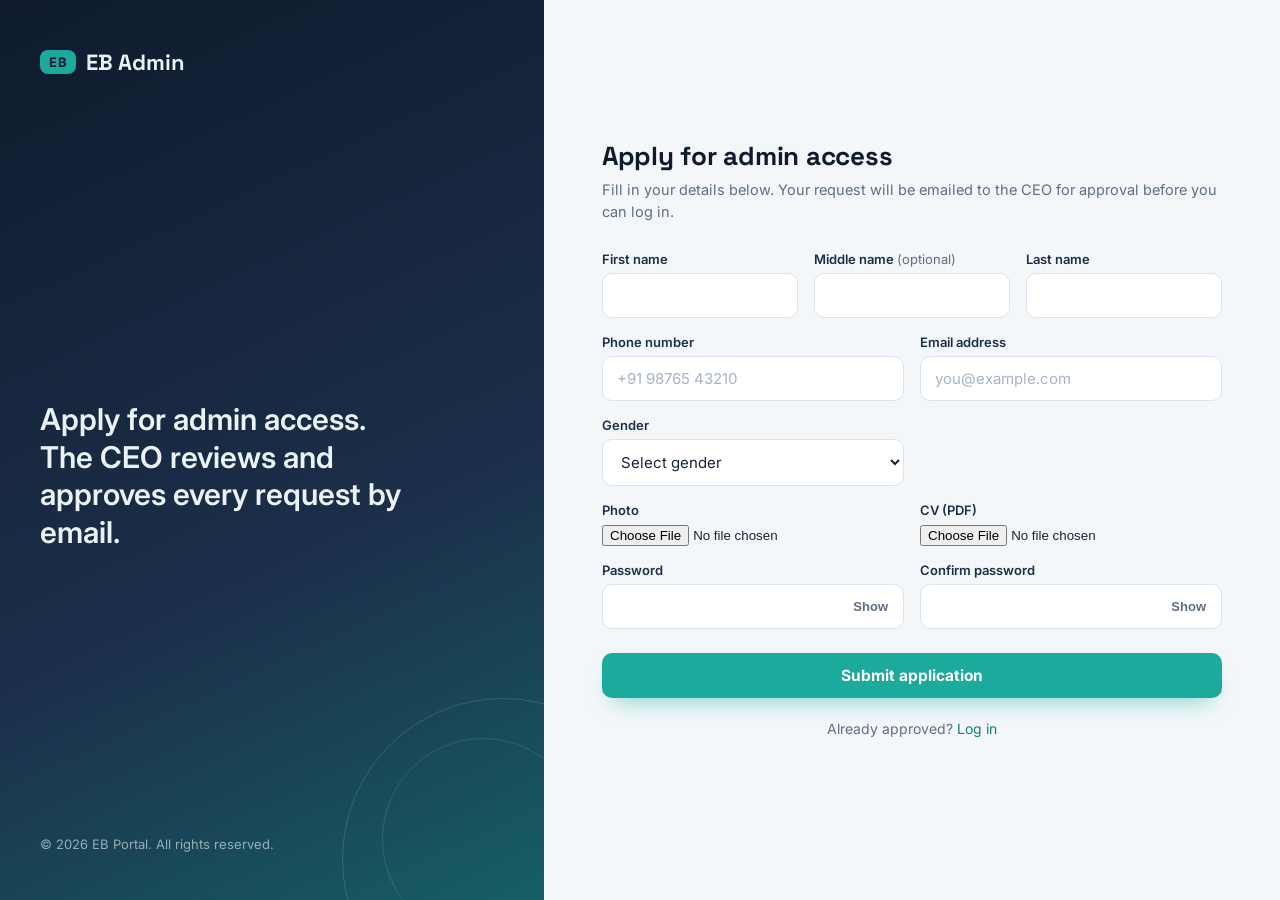
<file: register.html>
<!DOCTYPE html>
<html lang="en">
<head>
<meta charset="UTF-8">
<meta name="viewport" content="width=device-width, initial-scale=1.0">
<title>Admin Registration — EB Portal</title>
<link rel="preconnect" href="https://fonts.googleapis.com">
<link href="https://fonts.googleapis.com/css2?family=Space+Grotesk:wght@500;700&family=Inter:wght@400;500;600;700&display=swap" rel="stylesheet">
<link rel="stylesheet" href="css/style.css">
<script src="js/theme.js"></script>
</head>
<body>

<div class="shell">
  <aside class="brand-panel">
    <div class="brand-mark"><span class="id-chip">EB</span> <span class="brand-word">EB Admin</span></div>
    <div class="brand-tagline">Apply for admin access. The CEO reviews and approves every request by email.</div>
    <div class="brand-foot">&copy; 2026 EB Portal. All rights reserved.</div>
  </aside>

  <main class="form-panel">
    <div class="form-card wide">
      <div class="mobile-brand"><span class="id-chip">EB</span> EB Admin</div>
      <h1 class="card-title">Apply for admin access</h1>
      <p class="card-sub">Fill in your details below. Your request will be emailed to the CEO for approval before you can log in.</p>

      <div id="alertBox" class="alert"></div>

      <form id="registerForm" novalidate>
        <div class="field-row cols-3">
          <div>
            <label for="firstName">First name</label>
            <input type="text" id="firstName" required autocomplete="given-name">
          </div>
          <div>
            <label for="middleName">Middle name <span class="optional">(optional)</span></label>
            <input type="text" id="middleName" autocomplete="additional-name">
          </div>
          <div>
            <label for="lastName">Last name</label>
            <input type="text" id="lastName" required autocomplete="family-name">
          </div>
        </div>

        <div class="field-row cols-2">
          <div>
            <label for="phone">Phone number</label>
            <input type="tel" id="phone" placeholder="+91 98765 43210" required autocomplete="tel">
          </div>
          <div>
            <label for="email">Email address</label>
            <input type="email" id="email" placeholder="you@example.com" required autocomplete="email">
          </div>
        </div>

        <div class="field-row cols-2">
          <div>
            <label for="gender">Gender</label>
            <select id="gender" required>
              <option value="" disabled selected>Select gender</option>
              <option>Female</option>
              <option>Male</option>
              <option>Other</option>
              <option>Prefer not to say</option>
            </select>
          </div>
          <div></div>
        </div>

        <div class="field-row cols-2">
          <div>
            <label for="photoInput">Photo</label>
            <input type="file" id="photoInput" accept="image/png,image/jpeg,image/webp,image/gif" required>
          </div>
          <div>
            <label for="cvInput">CV (PDF)</label>
            <input type="file" id="cvInput" accept="application/pdf" required>
          </div>
        </div>

        <div class="field-row cols-2">
          <div>
            <label for="password">Password</label>
            <div class="pw-wrap">
              <input type="password" id="password" required minlength="6" autocomplete="new-password">
              <button type="button" class="pw-toggle" data-target="password">Show</button>
            </div>
          </div>
          <div>
            <label for="confirmPassword">Confirm password</label>
            <div class="pw-wrap">
              <input type="password" id="confirmPassword" required minlength="6" autocomplete="new-password">
              <button type="button" class="pw-toggle" data-target="confirmPassword">Show</button>
            </div>
          </div>
        </div>

        <button type="submit" class="btn btn-primary" id="registerBtn" style="margin-top:8px;">Submit application</button>
      </form>

      <div class="form-foot">
        Already approved? <a href="index.html">Log in</a>
      </div>
    </div>
  </main>
</div>

<script src="js/config.js"></script>
<script src="js/api.js"></script>
<script>
  if (AdminAuth.isLoggedIn()) {
    window.location.href = "admin-home.html";
  }

  document.querySelectorAll(".pw-toggle").forEach((btn) => {
    btn.addEventListener("click", () => {
      const input = document.getElementById(btn.dataset.target);
      if (input.type === "password") { input.type = "text"; btn.textContent = "Hide"; }
      else { input.type = "password"; btn.textContent = "Show"; }
    });
  });

  const form = document.getElementById("registerForm");
  const alertBox = document.getElementById("alertBox");
  const registerBtn = document.getElementById("registerBtn");

  form.addEventListener("submit", async (e) => {
    e.preventDefault();
    hideAlert(alertBox);

    const firstName = document.getElementById("firstName").value.trim();
    const middleName = document.getElementById("middleName").value.trim();
    const lastName = document.getElementById("lastName").value.trim();
    const phone = document.getElementById("phone").value.trim();
    const email = document.getElementById("email").value.trim();
    const gender = document.getElementById("gender").value;
    const photoFile = document.getElementById("photoInput").files[0];
    const cvFile = document.getElementById("cvInput").files[0];
    const password = document.getElementById("password").value;
    const confirmPassword = document.getElementById("confirmPassword").value;

    if (!firstName || !lastName || !phone || !email || !gender) {
      showAlert(alertBox, "Please fill in all required fields.");
      return;
    }
    if (!photoFile) { showAlert(alertBox, "Please upload a photo."); return; }
    if (!cvFile) { showAlert(alertBox, "Please upload your CV as a PDF."); return; }
    if (cvFile.type !== "application/pdf" && !cvFile.name.toLowerCase().endsWith(".pdf")) {
      showAlert(alertBox, "CV must be a PDF file.");
      return;
    }
    if (password.length < 6) { showAlert(alertBox, "Password must be at least 6 characters."); return; }
    if (password !== confirmPassword) { showAlert(alertBox, "Passwords do not match."); return; }

    const formData = new FormData();
    formData.append("first_name", firstName);
    formData.append("middle_name", middleName);
    formData.append("last_name", lastName);
    formData.append("phone", phone);
    formData.append("email", email);
    formData.append("gender", gender);
    formData.append("password", password);
    formData.append("photo", photoFile);
    formData.append("cv", cvFile);

    setLoading(registerBtn, true, "Submitting...");
    const res = await adminApiUpload("/api/admin/register", formData);
    setLoading(registerBtn, false);

    if (!res.success) {
      showAlert(alertBox, res.message || "Registration failed.");
      return;
    }

    showAlert(alertBox, "Application submitted! The CEO has been emailed for approval. You'll be able to log in once approved.", "success");
    form.reset();
  });
</script>
</body>
</html>
</file>
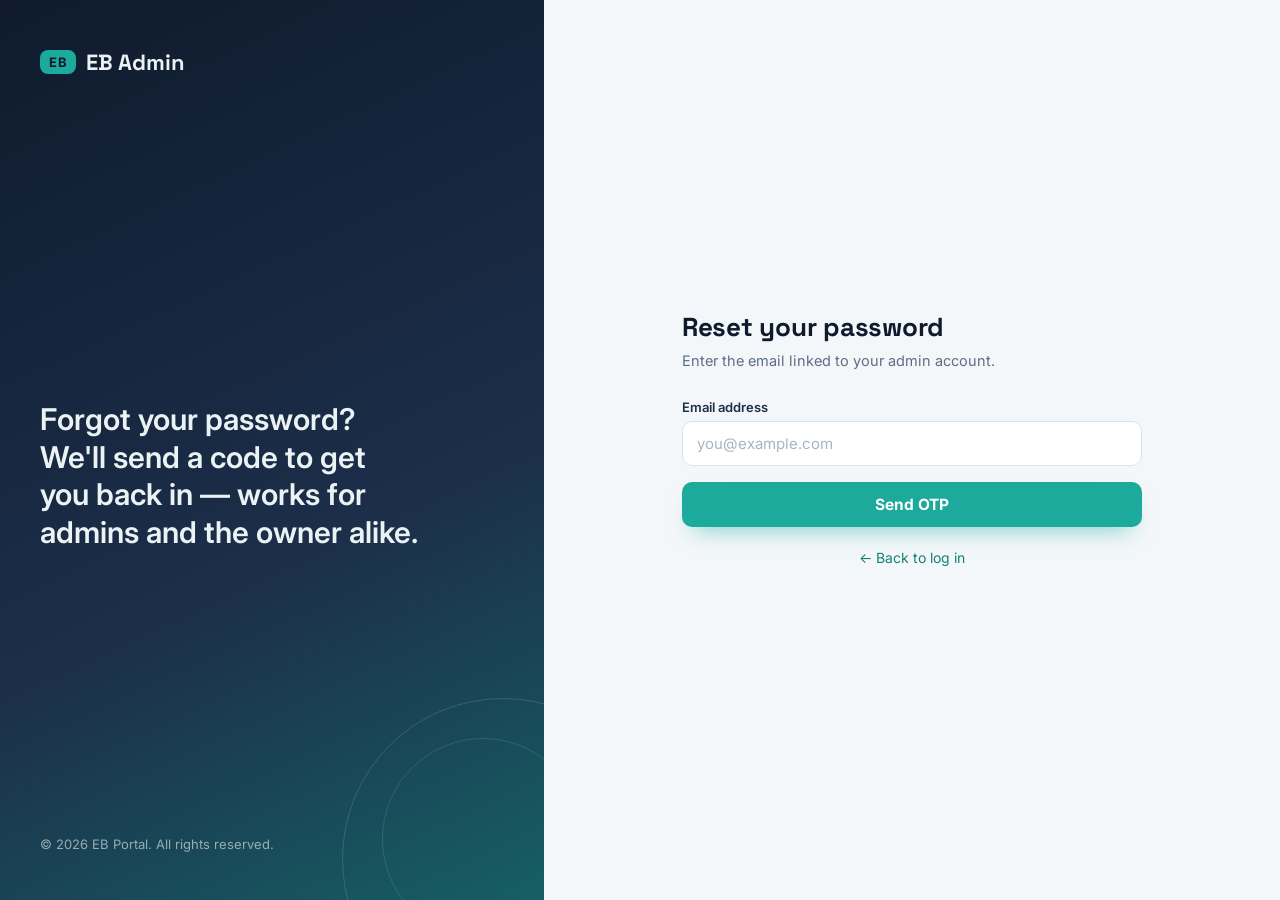
<file: reset-password.html>
<!DOCTYPE html>
<html lang="en">
<head>
<meta charset="UTF-8">
<meta name="viewport" content="width=device-width, initial-scale=1.0">
<title>Set New Password — EB Admin</title>
<link rel="preconnect" href="https://fonts.googleapis.com">
<link href="https://fonts.googleapis.com/css2?family=Space+Grotesk:wght@500;700&family=Inter:wght@400;500;600;700&display=swap" rel="stylesheet">
<link rel="stylesheet" href="css/style.css">
<script src="js/theme.js"></script>
</head>
<body>

<div class="shell">
  <aside class="brand-panel">
    <div class="brand-mark"><span class="id-chip">EB</span> <span class="brand-word">EB Admin</span></div>
    <div class="brand-tagline">Enter the code from your email and choose a new password.</div>
    <div class="brand-foot">&copy; 2026 EB Portal. All rights reserved.</div>
  </aside>

  <main class="form-panel">
    <div class="form-card">
      <div class="mobile-brand"><span class="id-chip">EB</span> EB Admin</div>
      <h1 class="card-title">Set a new password</h1>
      <p class="card-sub" id="emailSub">Enter the OTP sent to your email along with your new password.</p>

      <div id="alertBox" class="alert"></div>

      <form id="resetForm" novalidate>
        <div class="field-row">
          <div><label for="otp">OTP code</label><input type="text" id="otp" maxlength="6" inputmode="numeric" placeholder="6-digit code" required></div>
        </div>
        <div class="field-row">
          <div>
            <label for="newPassword">New password</label>
            <div class="pw-wrap">
              <input type="password" id="newPassword" required minlength="6" autocomplete="new-password">
              <button type="button" class="pw-toggle" data-target="newPassword">Show</button>
            </div>
          </div>
        </div>
        <div class="field-row">
          <div>
            <label for="confirmPassword">Confirm new password</label>
            <div class="pw-wrap">
              <input type="password" id="confirmPassword" required minlength="6" autocomplete="new-password">
              <button type="button" class="pw-toggle" data-target="confirmPassword">Show</button>
            </div>
          </div>
        </div>

        <div class="otp-timer">
          <button type="button" class="resend-link" id="resendBtn">Resend OTP</button>
        </div>

        <button type="submit" class="btn btn-primary" id="resetBtn">Reset password</button>
      </form>

      <div class="form-foot">
        <a href="index.html">&larr; Back to log in</a>
      </div>
    </div>
  </main>
</div>

<script src="js/config.js"></script>
<script src="js/api.js"></script>
<script>
  const email = sessionStorage.getItem("eb_admin_pending_email");
  if (!email) { window.location.href = "forgot-password.html"; }
  document.getElementById("emailSub").textContent = `Enter the OTP sent to ${email} along with your new password.`;

  document.querySelectorAll(".pw-toggle").forEach((btn) => {
    btn.addEventListener("click", () => {
      const input = document.getElementById(btn.dataset.target);
      if (input.type === "password") { input.type = "text"; btn.textContent = "Hide"; }
      else { input.type = "password"; btn.textContent = "Show"; }
    });
  });

  const form = document.getElementById("resetForm");
  const alertBox = document.getElementById("alertBox");
  const resetBtn = document.getElementById("resetBtn");
  const resendBtn = document.getElementById("resendBtn");

  resendBtn.addEventListener("click", async () => {
    hideAlert(alertBox);
    resendBtn.disabled = true;
    const res = await adminApiRequest("/api/admin/forgot-password", { method: "POST", body: { email } });
    showAlert(alertBox, res.success ? "A new OTP has been sent." : (res.message || "Could not resend OTP."), res.success ? "success" : "error");
    setTimeout(() => { resendBtn.disabled = false; }, 30000);
  });

  form.addEventListener("submit", async (e) => {
    e.preventDefault();
    hideAlert(alertBox);

    const otp = document.getElementById("otp").value.trim();
    const newPassword = document.getElementById("newPassword").value;
    const confirmPassword = document.getElementById("confirmPassword").value;

    if (!otp || otp.length !== 6) { showAlert(alertBox, "Please enter the 6-digit OTP."); return; }
    if (newPassword.length < 6) { showAlert(alertBox, "Password must be at least 6 characters."); return; }
    if (newPassword !== confirmPassword) { showAlert(alertBox, "Passwords do not match."); return; }

    setLoading(resetBtn, true, "Resetting...");
    const res = await adminApiRequest("/api/admin/reset-password", {
      method: "POST", body: { email, otp, new_password: newPassword },
    });
    setLoading(resetBtn, false);

    if (!res.success) { showAlert(alertBox, res.message || "Reset failed."); return; }

    sessionStorage.removeItem("eb_admin_pending_email");
    showAlert(alertBox, "Password reset! Redirecting to log in...", "success");
    setTimeout(() => { window.location.href = "index.html"; }, 1200);
  });
</script>
</body>
</html>
</file>
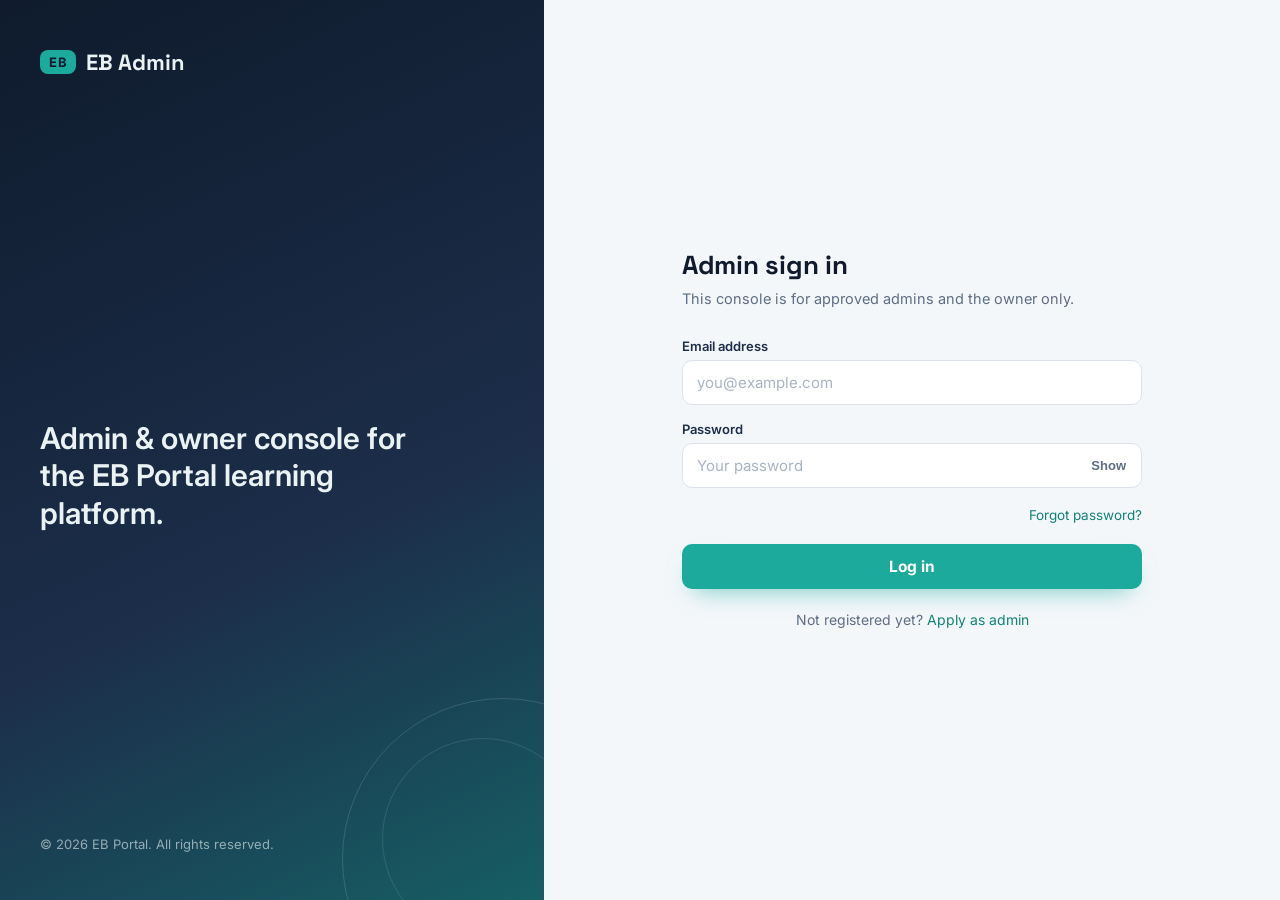
<file: settings.html>
<!DOCTYPE html>
<html lang="en">
<head>
<meta charset="UTF-8">
<meta name="viewport" content="width=device-width, initial-scale=1.0">
<title>Settings — EB Admin</title>
<link rel="preconnect" href="https://fonts.googleapis.com">
<link href="https://fonts.googleapis.com/css2?family=Space+Grotesk:wght@500;700&family=Inter:wght@400;500;600;700&display=swap" rel="stylesheet">
<link rel="stylesheet" href="css/style.css">
<script src="js/theme.js"></script>
</head>
<body>

<div class="topbar" style="display:flex; justify-content:space-between;">
  <div class="brand-mark"><span class="id-chip">EB</span> <span class="brand-word">EB Admin</span></div>
  <div class="header-right">
    <a href="admin-home.html" style="color:#EAF2F4; font-size:14px;">&larr; Back to dashboard</a>
  </div>
</div>

<div class="dash-wrap" style="max-width:600px;">
  <h2 class="section-title">Settings</h2>

  <!-- Profile photo -->
  <div class="info-card" style="margin-bottom:20px;">
    <h3>Profile photo</h3>
    <div style="display:flex; align-items:center; gap:18px; margin-top:6px;">
      <div class="dd-avatar" style="width:72px; height:72px; font-size:26px;">
        <span id="settingsAvatarInitial">?</span>
        <img id="settingsAvatarImg" style="display:none;" alt="Profile photo">
      </div>
      <div>
        <input type="file" id="photoInput" accept="image/png,image/jpeg,image/webp,image/gif" style="display:none;">
        <button class="btn btn-ghost" id="chooseBtn" style="width:auto; padding:8px 16px;">Change photo</button>
        <div style="font-size:12.5px; color:var(--text-muted); margin-top:8px;">PNG, JPG, WEBP or GIF. Max 5MB.</div>
      </div>
    </div>
    <div id="photoAlert" class="alert" style="margin-top:14px;"></div>
  </div>

  <!-- Read-only, permanent fields -->
  <div class="info-card" style="margin-bottom:20px;">
    <h3>Permanent details</h3>
    <div class="info-row"><span class="k">Admin ID</span><span class="v" id="valId">—</span></div>
    <div class="info-row"><span class="k">Phone number</span><span class="v" id="valPhone">—</span></div>
    <div class="info-row"><span class="k">Role</span><span class="v" id="valRole">—</span></div>
    <div style="font-size:12.5px; color:var(--text-muted); margin-top:10px;">Your Admin ID, phone number and role are fixed and can't be changed here.</div>
  </div>

  <!-- Editable profile fields -->
  <div class="info-card" style="margin-bottom:20px;">
    <h3>Profile details</h3>
    <div id="profileAlert" class="alert"></div>
    <form id="profileForm" novalidate>
      <div class="field-row cols-3">
        <div><label for="firstName">First name</label><input type="text" id="firstName" required></div>
        <div><label for="middleName">Middle name <span class="optional">(optional)</span></label><input type="text" id="middleName"></div>
        <div><label for="lastName">Last name</label><input type="text" id="lastName" required></div>
      </div>
      <div class="field-row">
        <div>
          <label for="gender">Gender</label>
          <select id="gender">
            <option value="">—</option>
            <option>Female</option><option>Male</option><option>Other</option><option>Prefer not to say</option>
          </select>
        </div>
      </div>
      <button type="submit" class="btn btn-primary" id="saveProfileBtn" style="margin-top:6px;">Save changes</button>
    </form>
  </div>

  <!-- Password -->
  <div class="info-card" style="margin-bottom:20px;">
    <h3>Password</h3>
    <p class="card-sub" style="margin:0 0 14px;">To change your password, use the "Forgot password" flow on the login page — it verifies you by OTP before setting a new one.</p>
    <button class="btn btn-ghost" id="goForgotPasswordBtn" style="width:auto; padding:9px 18px;">Change password</button>
  </div>

  <!-- Email change (multi-step OTP) -->
  <div class="info-card">
    <h3>Change email</h3>
    <div class="info-row"><span class="k">Current email</span><span class="v" id="valEmail">—</span></div>
    <div id="emailAlert" class="alert" style="margin-top:12px;"></div>

    <div id="emailStep0">
      <button class="btn btn-ghost" id="startEmailChangeBtn" style="width:auto; padding:9px 18px; margin-top:6px;">Change email</button>
    </div>

    <div id="emailStep1" style="display:none; margin-top:10px;">
      <p class="card-sub" style="margin:0 0 14px;">To confirm it's you, enter the OTP sent to your current email <strong id="oldEmailLabel"></strong>.</p>
      <div class="field-row"><div><input type="text" id="oldOtpInput" maxlength="6" placeholder="6-digit OTP"></div></div>
      <button class="btn btn-primary" id="verifyOldOtpBtn" style="width:auto; padding:10px 18px;">Verify</button>
      <button class="btn btn-ghost" id="cancelStep1Btn" style="width:auto; padding:10px 18px;">Cancel</button>
    </div>

    <div id="emailStep2" style="display:none; margin-top:10px;">
      <p class="card-sub" style="margin:0 0 14px;">Identity confirmed. Enter your new email address.</p>
      <div class="field-row"><div><label for="newEmailInput">New email</label><input type="email" id="newEmailInput" placeholder="new@example.com"></div></div>
      <button class="btn btn-primary" id="sendNewOtpBtn" style="width:auto; padding:10px 18px;">Send OTP to new email</button>
      <button class="btn btn-ghost" id="cancelStep2Btn" style="width:auto; padding:10px 18px;">Cancel</button>
    </div>

    <div id="emailStep3" style="display:none; margin-top:10px;">
      <p class="card-sub" style="margin:0 0 14px;">Enter the OTP sent to <strong id="newEmailLabel"></strong> to confirm it's yours.</p>
      <div class="field-row"><div><input type="text" id="newOtpInput" maxlength="6" placeholder="6-digit OTP"></div></div>
      <button class="btn btn-primary" id="confirmNewOtpBtn" style="width:auto; padding:10px 18px;">Confirm & update email</button>
      <button class="btn btn-ghost" id="cancelStep3Btn" style="width:auto; padding:10px 18px;">Cancel</button>
    </div>
  </div>
</div>

<script src="js/config.js"></script>
<script src="js/api.js"></script>
<script>
  requireAdminAuthOrRedirect();

  let currentAdmin = null;
  let actionToken = null;
  let pendingNewEmail = null;

  // ---------------- Photo upload ----------------

  const photoInput = document.getElementById("photoInput");
  const chooseBtn = document.getElementById("chooseBtn");
  const photoAlert = document.getElementById("photoAlert");

  chooseBtn.addEventListener("click", () => photoInput.click());

  function setAvatarImage(url) {
    const img = document.getElementById("settingsAvatarImg");
    const initial = document.getElementById("settingsAvatarInitial");
    if (url) { img.src = url; img.style.display = "block"; initial.style.display = "none"; }
  }

  photoInput.addEventListener("change", async () => {
    const file = photoInput.files[0];
    if (!file) return;
    hideAlert(photoAlert);
    setLoading(chooseBtn, true, "Uploading...");
    const formData = new FormData();
    formData.append("photo", file);
    const res = await adminApiUpload("/api/admin/profile/photo", formData);
    setLoading(chooseBtn, false);
    if (!res.success) { showAlert(photoAlert, res.message || "Upload failed."); return; }
    setAvatarImage(res.photo_url);
    showAlert(photoAlert, "Profile photo updated.", "success");
    const stored = JSON.parse(localStorage.getItem("eb_admin") || "{}");
    stored.photo_url = res.photo_url;
    localStorage.setItem("eb_admin", JSON.stringify(stored));
  });

  // ---------------- Profile fields ----------------

  const profileForm = document.getElementById("profileForm");
  const profileAlert = document.getElementById("profileAlert");
  const saveProfileBtn = document.getElementById("saveProfileBtn");

  profileForm.addEventListener("submit", async (e) => {
    e.preventDefault();
    hideAlert(profileAlert);

    const payload = {
      first_name: document.getElementById("firstName").value.trim(),
      middle_name: document.getElementById("middleName").value.trim(),
      last_name: document.getElementById("lastName").value.trim(),
      gender: document.getElementById("gender").value,
    };
    if (!payload.first_name || !payload.last_name) { showAlert(profileAlert, "First name and last name are required."); return; }

    setLoading(saveProfileBtn, true, "Saving...");
    const res = await adminApiRequest("/api/admin/settings/update", { method: "POST", body: payload, auth: true });
    setLoading(saveProfileBtn, false);

    if (!res.success) { showAlert(profileAlert, res.message || "Update failed."); return; }
    showAlert(profileAlert, "Profile updated.", "success");
    localStorage.setItem("eb_admin", JSON.stringify(res.admin));
  });

  // ---------------- Password -> forgot password flow ----------------

  document.getElementById("goForgotPasswordBtn").addEventListener("click", () => {
    AdminAuth.clearToken();
    localStorage.removeItem("eb_admin");
    window.location.href = "forgot-password.html";
  });

  // ---------------- Email change (4-step OTP flow) ----------------

  const emailAlert = document.getElementById("emailAlert");
  const steps = [0, 1, 2, 3].map((n) => document.getElementById(`emailStep${n}`));

  function showStep(n) { steps.forEach((el, i) => { el.style.display = i === n ? "block" : "none"; }); }

  function resetEmailFlow() {
    actionToken = null;
    pendingNewEmail = null;
    hideAlert(emailAlert);
    showStep(0);
  }

  document.getElementById("startEmailChangeBtn").addEventListener("click", async () => {
    hideAlert(emailAlert);
    const btn = document.getElementById("startEmailChangeBtn");
    setLoading(btn, true, "Sending...");
    const res = await adminApiRequest("/api/admin/settings/email/send-old-otp", { method: "POST", auth: true });
    setLoading(btn, false);
    if (!res.success) { showAlert(emailAlert, res.message || "Could not send OTP."); return; }
    document.getElementById("oldEmailLabel").textContent = currentAdmin.email;
    showStep(1);
  });

  document.getElementById("cancelStep1Btn").addEventListener("click", resetEmailFlow);
  document.getElementById("cancelStep2Btn").addEventListener("click", resetEmailFlow);
  document.getElementById("cancelStep3Btn").addEventListener("click", resetEmailFlow);

  document.getElementById("verifyOldOtpBtn").addEventListener("click", async () => {
    hideAlert(emailAlert);
    const otp = document.getElementById("oldOtpInput").value.trim();
    if (otp.length !== 6) { showAlert(emailAlert, "Enter the 6-digit OTP."); return; }
    const btn = document.getElementById("verifyOldOtpBtn");
    setLoading(btn, true, "Verifying...");
    const res = await adminApiRequest("/api/admin/settings/email/verify-old-otp", { method: "POST", auth: true, body: { otp } });
    setLoading(btn, false);
    if (!res.success) { showAlert(emailAlert, res.message || "Verification failed."); return; }
    actionToken = res.action_token;
    showStep(2);
  });

  document.getElementById("sendNewOtpBtn").addEventListener("click", async () => {
    hideAlert(emailAlert);
    const newEmail = document.getElementById("newEmailInput").value.trim().toLowerCase();
    if (!newEmail) { showAlert(emailAlert, "Enter your new email address."); return; }
    const btn = document.getElementById("sendNewOtpBtn");
    setLoading(btn, true, "Sending...");
    const res = await adminApiRequest("/api/admin/settings/email/send-new-otp", {
      method: "POST", auth: true, body: { new_email: newEmail, action_token: actionToken },
    });
    setLoading(btn, false);
    if (!res.success) { showAlert(emailAlert, res.message || "Could not send OTP."); return; }
    pendingNewEmail = newEmail;
    document.getElementById("newEmailLabel").textContent = newEmail;
    showStep(3);
  });

  document.getElementById("confirmNewOtpBtn").addEventListener("click", async () => {
    hideAlert(emailAlert);
    const otp = document.getElementById("newOtpInput").value.trim();
    if (otp.length !== 6) { showAlert(emailAlert, "Enter the 6-digit OTP."); return; }
    const btn = document.getElementById("confirmNewOtpBtn");
    setLoading(btn, true, "Confirming...");
    const res = await adminApiRequest("/api/admin/settings/email/confirm-new-otp", {
      method: "POST", auth: true, body: { new_email: pendingNewEmail, otp, action_token: actionToken },
    });
    setLoading(btn, false);
    if (!res.success) { showAlert(emailAlert, res.message || "Could not confirm email."); return; }

    AdminAuth.setToken(res.token);
    document.getElementById("valEmail").textContent = res.email;
    const stored = JSON.parse(localStorage.getItem("eb_admin") || "{}");
    stored.email = res.email;
    localStorage.setItem("eb_admin", JSON.stringify(stored));
    currentAdmin.email = res.email;

    resetEmailFlow();
    showAlert(emailAlert, "Email updated successfully.", "success");
  });

  // ---------------- Load profile ----------------

  async function loadProfile() {
    const res = await adminApiRequest("/api/admin/profile", { method: "GET", auth: true });
    if (!res.success) { window.location.href = "index.html"; return; }
    currentAdmin = res.admin;

    document.getElementById("settingsAvatarInitial").textContent = (currentAdmin.first_name || "?").charAt(0).toUpperCase();
    if (currentAdmin.photo_url) setAvatarImage(currentAdmin.photo_url);

    document.getElementById("valId").textContent = currentAdmin.admin_id || "—";
    document.getElementById("valPhone").textContent = currentAdmin.phone || "—";
    document.getElementById("valRole").textContent = currentAdmin.role || "—";
    document.getElementById("valEmail").textContent = currentAdmin.email || "—";

    document.getElementById("firstName").value = currentAdmin.first_name || "";
    document.getElementById("middleName").value = currentAdmin.middle_name || "";
    document.getElementById("lastName").value = currentAdmin.last_name || "";
    document.getElementById("gender").value = currentAdmin.gender || "";
  }

  loadProfile();
</script>
</body>
</html>
</file>
<file: css/style.css>
/* ------------------------------------------------------------------
   EB Portal — shared styles
   Palette: deep ink navy + signal teal, on a cool paper background.
   Display face: Space Grotesk. Body face: Inter.
------------------------------------------------------------------- */

:root {
  --ink-900: #0F1B2D;
  --ink-700: #1C2E4A;
  --ink-500: #3B5273;
  --paper: #F4F7FA;
  --card: #FFFFFF;
  --teal: #1BAA9C;
  --teal-dark: #128377;
  --amber: #F0A94E;
  --line: #DCE3EC;
  --danger: #D0453B;
  --text: #172436;
  --text-muted: #5D6E85;
  --radius: 14px;
  --shadow: 0 20px 50px -25px rgba(15, 27, 45, 0.35);
}

/* TEMP dark theme (functional placeholder, will be refined later) */
[data-theme="dark"] {
  --ink-900: #05080F;
  --ink-700: #101A2B;
  --paper: #0B1220;
  --card: #131C2E;
  --line: #263349;
  --text: #E4E9F2;
  --text-muted: #8B98AE;
  --shadow: 0 20px 50px -25px rgba(0, 0, 0, 0.6);
}

* { box-sizing: border-box; }

html, body {
  margin: 0;
  padding: 0;
  background: var(--paper);
  color: var(--text);
  font-family: 'Inter', -apple-system, BlinkMacSystemFont, 'Segoe UI', sans-serif;
  -webkit-font-smoothing: antialiased;
}

h1, h2, h3, .brand-word {
  font-family: 'Space Grotesk', 'Inter', sans-serif;
  letter-spacing: -0.01em;
}

a { color: var(--teal-dark); text-decoration: none; }
a:hover { text-decoration: underline; }

button:focus-visible,
input:focus-visible,
select:focus-visible,
a:focus-visible {
  outline: 2px solid var(--teal);
  outline-offset: 2px;
}

/* ---------------- Layout shell: split auth screen ---------------- */

.shell {
  min-height: 100vh;
  display: grid;
  grid-template-columns: 1fr;
}

@media (min-width: 900px) {
  .shell { grid-template-columns: 0.85fr 1.15fr; }
}

.brand-panel {
  background: linear-gradient(155deg, var(--ink-900) 0%, var(--ink-700) 60%, var(--teal-dark) 130%);
  color: #EAF2F4;
  padding: 48px 40px;
  display: none;
  flex-direction: column;
  justify-content: space-between;
  position: relative;
  overflow: hidden;
}

@media (min-width: 900px) {
  .brand-panel { display: flex; }
}

.brand-panel::after {
  content: "";
  position: absolute;
  right: -120px;
  bottom: -120px;
  width: 320px;
  height: 320px;
  border-radius: 50%;
  border: 1px solid rgba(234, 242, 244, 0.15);
}

.brand-panel::before {
  content: "";
  position: absolute;
  right: -40px;
  bottom: -40px;
  width: 200px;
  height: 200px;
  border-radius: 50%;
  border: 1px solid rgba(234, 242, 244, 0.12);
}

.brand-mark {
  display: inline-flex;
  align-items: center;
  gap: 10px;
  font-size: 22px;
  font-weight: 700;
}

.brand-mark .id-chip {
  background: var(--teal);
  color: var(--ink-900);
  font-size: 13px;
  font-weight: 700;
  padding: 4px 9px;
  border-radius: 8px;
  letter-spacing: 0.04em;
}

.brand-tagline {
  font-size: 30px;
  line-height: 1.25;
  font-weight: 600;
  max-width: 380px;
  margin-top: 40px;
}

.brand-foot {
  font-size: 13px;
  color: rgba(234, 242, 244, 0.6);
  z-index: 1;
}

.form-panel {
  display: flex;
  align-items: center;
  justify-content: center;
  padding: 32px 20px 56px;
}

.form-card {
  width: 100%;
  max-width: 460px;
}

.form-card.wide { max-width: 620px; }

.mobile-brand {
  display: flex;
  align-items: center;
  gap: 8px;
  margin-bottom: 28px;
  font-weight: 700;
  font-size: 18px;
  color: var(--ink-900);
}

@media (min-width: 900px) {
  .mobile-brand { display: none; }
}

.mobile-brand .id-chip {
  background: var(--teal);
  color: #fff;
  font-size: 12px;
  padding: 3px 8px;
  border-radius: 7px;
}

.card-title {
  font-size: 26px;
  font-weight: 700;
  color: var(--ink-900);
  margin: 0 0 6px;
}

.card-sub {
  color: var(--text-muted);
  font-size: 14.5px;
  margin: 0 0 28px;
  line-height: 1.5;
}

/* ---------------- Form elements ---------------- */

.field-row {
  display: grid;
  gap: 16px;
  margin-bottom: 16px;
}

@media (min-width: 560px) {
  .field-row.cols-2 { grid-template-columns: 1fr 1fr; }
  .field-row.cols-3 { grid-template-columns: 1fr 1fr 1fr; }
}

label {
  display: block;
  font-size: 13px;
  font-weight: 600;
  color: var(--ink-700);
  margin-bottom: 6px;
}

label .optional {
  font-weight: 400;
  color: var(--text-muted);
}

input[type="text"],
input[type="email"],
input[type="tel"],
input[type="password"],
input[type="number"],
select {
  width: 100%;
  padding: 12px 14px;
  border: 1.5px solid var(--line);
  border-radius: 10px;
  font-size: 15px;
  font-family: inherit;
  color: var(--text);
  background: var(--card);
  transition: border-color 0.15s ease, box-shadow 0.15s ease;
}

input::placeholder { color: #A8B4C4; }

input:focus, select:focus {
  border-color: var(--teal);
  box-shadow: 0 0 0 4px rgba(27, 170, 156, 0.14);
  outline: none;
}

.pw-wrap { position: relative; }

.pw-toggle {
  position: absolute;
  right: 12px;
  top: 50%;
  transform: translateY(-50%);
  background: none;
  border: none;
  cursor: pointer;
  color: var(--text-muted);
  font-size: 13px;
  font-weight: 600;
  padding: 4px;
}

.btn {
  display: inline-flex;
  align-items: center;
  justify-content: center;
  width: 100%;
  padding: 13px 18px;
  border-radius: 10px;
  border: none;
  font-size: 15.5px;
  font-weight: 700;
  font-family: inherit;
  cursor: pointer;
  transition: transform 0.1s ease, background 0.15s ease, box-shadow 0.15s ease;
}

.btn-primary {
  background: var(--teal);
  color: #ffffff;
  box-shadow: 0 12px 24px -12px rgba(27, 170, 156, 0.65);
}

.btn-primary:hover { background: var(--teal-dark); }
.btn-primary:active { transform: translateY(1px); }

.btn-primary:disabled {
  background: #9FC9C4;
  cursor: not-allowed;
  box-shadow: none;
}

.btn-ghost {
  background: transparent;
  border: 1.5px solid var(--line);
  color: var(--ink-700);
}

.btn-ghost:hover { border-color: var(--teal); color: var(--teal-dark); }

.form-foot {
  margin-top: 22px;
  text-align: center;
  font-size: 14px;
  color: var(--text-muted);
}

.divider {
  display: flex;
  align-items: center;
  gap: 12px;
  color: var(--text-muted);
  font-size: 12.5px;
  margin: 22px 0;
}

.divider::before, .divider::after {
  content: "";
  flex: 1;
  height: 1px;
  background: var(--line);
}

/* ---------------- Alerts ---------------- */

.alert {
  border-radius: 10px;
  padding: 12px 14px;
  font-size: 14px;
  margin-bottom: 18px;
  display: none;
  line-height: 1.45;
}

.alert.show { display: block; }

.alert-error {
  background: #FDEEEC;
  color: var(--danger);
  border: 1px solid #F6CFC9;
}

.alert-success {
  background: #E7F7F1;
  color: var(--teal-dark);
  border: 1px solid #BFE9DE;
}

/* ---------------- OTP input ---------------- */

.otp-row {
  display: flex;
  gap: 10px;
  margin-bottom: 20px;
}

.otp-row input {
  width: 100%;
  text-align: center;
  font-size: 22px;
  font-weight: 700;
  letter-spacing: 0.05em;
  padding: 12px 0;
}

.otp-timer {
  font-size: 13px;
  color: var(--text-muted);
  text-align: center;
  margin-bottom: 20px;
}

.otp-timer .resend-link {
  font-weight: 700;
  cursor: pointer;
  color: var(--teal-dark);
  background: none;
  border: none;
  font-size: 13px;
  font-family: inherit;
  padding: 0;
}

.otp-timer .resend-link:disabled {
  color: var(--text-muted);
  cursor: not-allowed;
}

/* ---------------- Home / dashboard page ---------------- */

.topbar {
  background: var(--ink-900);
  color: #EAF2F4;
  padding: 16px 24px;
  display: flex;
  align-items: center;
  justify-content: space-between;
}

.topbar .brand-mark { font-size: 18px; }

.logout-btn {
  background: rgba(234, 242, 244, 0.1);
  color: #EAF2F4;
  border: 1px solid rgba(234, 242, 244, 0.25);
  padding: 8px 16px;
  border-radius: 8px;
  font-family: inherit;
  font-size: 13.5px;
  font-weight: 600;
  cursor: pointer;
}

.logout-btn:hover { background: rgba(234, 242, 244, 0.18); }

.dash-wrap {
  max-width: 920px;
  margin: 0 auto;
  padding: 40px 20px 60px;
}

.welcome-card {
  background: linear-gradient(135deg, var(--ink-900), var(--teal-dark));
  color: #fff;
  border-radius: var(--radius);
  padding: 32px;
  margin-bottom: 28px;
  box-shadow: var(--shadow);
}

.welcome-card .eb-id {
  display: inline-block;
  background: rgba(255,255,255,0.15);
  padding: 5px 12px;
  border-radius: 8px;
  font-size: 13px;
  font-weight: 700;
  letter-spacing: 0.04em;
  margin-bottom: 14px;
}

.welcome-card h1 {
  margin: 0 0 8px;
  font-size: 28px;
}

.welcome-card p {
  margin: 0;
  opacity: 0.85;
  font-size: 14.5px;
}

.info-grid {
  display: grid;
  gap: 16px;
  grid-template-columns: 1fr;
}

@media (min-width: 640px) {
  .info-grid { grid-template-columns: 1fr 1fr; }
}

.info-card {
  background: var(--card);
  border: 1px solid var(--line);
  border-radius: var(--radius);
  padding: 22px;
}

.info-card h3 {
  margin: 0 0 14px;
  font-size: 14px;
  text-transform: uppercase;
  letter-spacing: 0.06em;
  color: var(--text-muted);
}

.info-row {
  display: flex;
  justify-content: space-between;
  padding: 9px 0;
  border-bottom: 1px solid var(--paper);
  font-size: 14.5px;
}

.info-row:last-child { border-bottom: none; }
.info-row .k { color: var(--text-muted); }
.info-row .v { font-weight: 600; color: var(--ink-900); text-align: right; }

.loading-block {
  text-align: center;
  color: var(--text-muted);
  padding: 60px 0;
}

/* ---------------- Header: avatar + dropdown (YouTube-style) ---------------- */

.topbar {
  position: relative;
  z-index: 30;
  display: grid;
  grid-template-columns: auto 1fr auto;
  align-items: center;
  gap: 12px;
}

.header-search-desktop { display: none; justify-self: center; width: 100%; max-width: 480px; }

@media (min-width: 768px) {
  .header-search-desktop { display: block; }
  .icon-btn.mobile-only { display: none; }
}

.icon-btn {
  width: 38px;
  height: 38px;
  border-radius: 50%;
  border: none;
  background: rgba(234, 242, 244, 0.1);
  color: #EAF2F4;
  cursor: pointer;
  font-size: 16px;
  display: flex;
  align-items: center;
  justify-content: center;
  position: relative;
  flex-shrink: 0;
}

.icon-btn:hover { background: rgba(234, 242, 244, 0.18); }

.icon-btn .notif-dot {
  position: absolute;
  top: 6px;
  right: 7px;
  width: 8px;
  height: 8px;
  border-radius: 50%;
  background: #ff5a6b;
  border: 1.5px solid var(--ink-900);
}

.notif-dropdown {
  position: absolute;
  top: 52px;
  right: 0;
  width: 300px;
  background: var(--card);
  border-radius: var(--radius);
  box-shadow: var(--shadow);
  border: 1px solid var(--line);
  display: none;
  overflow: hidden;
}

.notif-dropdown.open { display: block; }

.notif-dropdown .notif-head {
  padding: 14px 16px;
  border-bottom: 1px solid var(--line);
  font-weight: 700;
  font-size: 14px;
  color: var(--ink-900);
}

.notif-dropdown .notif-empty {
  padding: 26px 16px;
  text-align: center;
  color: var(--text-muted);
  font-size: 13.5px;
}

.mobile-search-bar {
  display: none;
  grid-column: 1 / -1;
  margin-top: 10px;
}

.mobile-search-bar.open { display: block; }

@media (min-width: 768px) {
  .mobile-search-bar { display: none !important; }
}

.avatar-btn {
  width: 38px;
  height: 38px;
  border-radius: 50%;
  border: 2px solid rgba(234, 242, 244, 0.4);
  cursor: pointer;
  overflow: hidden;
  padding: 0;
  background: var(--teal);
  display: flex;
  align-items: center;
  justify-content: center;
  color: #fff;
  font-weight: 700;
  font-size: 15px;
  flex-shrink: 0;
}

.avatar-btn img {
  width: 100%;
  height: 100%;
  object-fit: cover;
}

.header-right {
  display: flex;
  align-items: center;
  gap: 10px;
  position: relative;
  justify-self: end;
}

.avatar-dropdown {
  position: absolute;
  top: 52px;
  right: 0;
  width: 280px;
  background: var(--card);
  border-radius: var(--radius);
  box-shadow: var(--shadow);
  border: 1px solid var(--line);
  display: none;
  overflow: hidden;
}

.avatar-dropdown.open { display: block; }

.dropdown-user {
  display: flex;
  align-items: center;
  gap: 12px;
  padding: 16px;
  border-bottom: 1px solid var(--line);
}

.dropdown-user .dd-avatar {
  width: 44px;
  height: 44px;
  border-radius: 50%;
  background: var(--teal);
  color: #fff;
  display: flex;
  align-items: center;
  justify-content: center;
  font-weight: 700;
  overflow: hidden;
  flex-shrink: 0;
}

.dropdown-user .dd-avatar img {
  width: 100%;
  height: 100%;
  object-fit: cover;
}

.dropdown-user .dd-name {
  font-weight: 700;
  color: var(--ink-900);
  font-size: 14.5px;
}

.dropdown-user .dd-id {
  font-size: 12.5px;
  color: var(--text-muted);
}

.dropdown-menu { padding: 6px 0; }

.dropdown-menu button {
  display: flex;
  align-items: center;
  gap: 12px;
  width: 100%;
  padding: 11px 16px;
  background: none;
  border: none;
  cursor: pointer;
  font-family: inherit;
  font-size: 14px;
  color: var(--text);
  text-align: left;
}

.dropdown-menu button:hover { background: var(--paper); }
.dropdown-menu .dd-icon { width: 18px; text-align: center; }
.dropdown-menu .dd-label { flex: 1; }
.dropdown-menu .dd-mode { font-size: 12px; color: var(--text-muted); font-weight: 600; }
.dropdown-menu .divider-line { height: 1px; background: var(--line); margin: 6px 0; }
.dropdown-menu button.danger { color: var(--danger); }

/* ---------------- Search bar ---------------- */

.search-wrap { margin-bottom: 26px; }

.search-box {
  position: relative;
  max-width: 520px;
}

.search-box input {
  width: 100%;
  padding: 11px 16px 11px 42px;
  border-radius: 999px;
  border: 1.5px solid var(--line);
  font-size: 14.5px;
  font-family: inherit;
  background: rgba(255,255,255,0.06);
  color: #EAF2F4;
}

.header-search-desktop .search-box input {
  background: rgba(234, 242, 244, 0.1);
  border: 1.5px solid rgba(234, 242, 244, 0.2);
  color: #EAF2F4;
}

.header-search-desktop .search-box input::placeholder { color: rgba(234, 242, 244, 0.6); }

.mobile-search-bar .search-box input {
  background: var(--card);
  color: var(--text);
  border: 1.5px solid var(--line);
}

.search-box input:focus {
  border-color: var(--teal);
  box-shadow: 0 0 0 4px rgba(27, 170, 156, 0.14);
  outline: none;
}

.search-box .search-icon {
  position: absolute;
  left: 15px;
  top: 50%;
  transform: translateY(-50%);
  color: var(--text-muted);
  pointer-events: none;
}

.header-search-desktop .search-box .search-icon { color: rgba(234, 242, 244, 0.7); }

/* ---------------- Batch grid + cards ---------------- */

.section-title {
  font-size: 18px;
  font-weight: 700;
  color: var(--ink-900);
  margin: 8px 0 16px;
}

.batch-grid {
  display: grid;
  gap: 18px;
  grid-template-columns: repeat(auto-fill, minmax(240px, 1fr));
}

.batch-card {
  background: var(--card);
  border: 1px solid var(--line);
  border-radius: var(--radius);
  overflow: hidden;
  display: flex;
  flex-direction: column;
}

.batch-thumb {
  height: 130px;
  background: linear-gradient(135deg, var(--ink-700), var(--teal-dark));
  display: flex;
  align-items: center;
  justify-content: center;
  color: rgba(255,255,255,0.85);
  font-weight: 700;
  font-size: 14px;
  position: relative;
}

.batch-thumb img { width: 100%; height: 100%; object-fit: cover; }

.fav-btn {
  position: absolute;
  top: 10px;
  right: 10px;
  width: 32px;
  height: 32px;
  border-radius: 50%;
  border: none;
  background: rgba(15, 27, 45, 0.55);
  color: #fff;
  cursor: pointer;
  font-size: 15px;
  display: flex;
  align-items: center;
  justify-content: center;
}

.fav-btn.active { color: #ff5a6b; }

.batch-body { padding: 14px 16px 16px; flex: 1; display: flex; flex-direction: column; }

.batch-subject {
  font-size: 11.5px;
  font-weight: 700;
  color: var(--teal-dark);
  text-transform: uppercase;
  letter-spacing: 0.04em;
  margin-bottom: 6px;
}

.batch-title {
  font-size: 15.5px;
  font-weight: 700;
  color: var(--ink-900);
  margin: 0 0 6px;
  line-height: 1.3;
}

.batch-instructor {
  font-size: 13px;
  color: var(--text-muted);
  margin-bottom: 12px;
}

.batch-foot {
  margin-top: auto;
  display: flex;
  align-items: center;
  justify-content: space-between;
}

.batch-price {
  font-weight: 700;
  color: var(--ink-900);
  font-size: 14.5px;
}

.batch-price.free { color: var(--teal-dark); }

.enroll-btn {
  padding: 7px 14px;
  border-radius: 8px;
  border: none;
  background: var(--teal);
  color: #fff;
  font-weight: 700;
  font-size: 13px;
  cursor: pointer;
  font-family: inherit;
}

.enroll-btn:hover { background: var(--teal-dark); }

.empty-state {
  text-align: center;
  color: var(--text-muted);
  padding: 50px 20px;
  grid-column: 1 / -1;
}

/* ---------------- TEMP: admin dashboard tables ---------------- */

.tabs { display: flex; gap: 8px; margin-bottom: 20px; border-bottom: 1px solid var(--line); }
.tab-btn {
  padding: 10px 16px;
  background: none;
  border: none;
  border-bottom: 2px solid transparent;
  cursor: pointer;
  font-family: inherit;
  font-size: 14px;
  font-weight: 600;
  color: var(--text-muted);
}
.tab-btn.active { color: var(--teal-dark); border-bottom-color: var(--teal); }

.data-table-wrap { overflow-x: auto; }
.data-table { width: 100%; border-collapse: collapse; font-size: 13.5px; }
.data-table th, .data-table td {
  text-align: left;
  padding: 10px 12px;
  border-bottom: 1px solid var(--line);
  white-space: nowrap;
}
.data-table th { color: var(--text-muted); font-weight: 600; font-size: 12px; text-transform: uppercase; letter-spacing: 0.04em; }
.data-table td.wrap { white-space: normal; }

.badge {
  display: inline-block;
  padding: 3px 10px;
  border-radius: 999px;
  font-size: 11.5px;
  font-weight: 700;
  text-transform: uppercase;
  letter-spacing: 0.03em;
}
.badge-pending { background: #FDF3E3; color: #B9770E; }
.badge-active { background: #E7F7F1; color: var(--teal-dark); }
.badge-blocked { background: #FDEEEC; color: var(--danger); }
.badge-rejected { background: #EEE; color: #777; }

.row-actions { display: flex; gap: 6px; flex-wrap: wrap; }
.mini-btn {
  padding: 5px 10px;
  border-radius: 6px;
  border: 1px solid var(--line);
  background: var(--card);
  font-family: inherit;
  font-size: 12px;
  font-weight: 600;
  cursor: pointer;
  color: var(--text);
}
.mini-btn:hover { border-color: var(--teal); color: var(--teal-dark); }
.mini-btn.danger:hover { border-color: var(--danger); color: var(--danger); }

.doc-link { font-size: 12.5px; }

.welcome-simple {
  background: var(--card);
  border: 1px solid var(--line);
  border-radius: var(--radius);
  padding: 32px;
  text-align: center;
}

/* ---------------- Notification list items (admin "sent" history) ---------------- */

.notif-item {
  display: flex;
  gap: 12px;
  padding: 12px 0;
  border-bottom: 1px solid var(--line);
}
.notif-item:last-child { border-bottom: none; }

.notif-thumb {
  width: 44px;
  height: 44px;
  border-radius: 8px;
  object-fit: cover;
  flex-shrink: 0;
}

.notif-thumb-icon {
  display: flex;
  align-items: center;
  justify-content: center;
  background: var(--paper);
  font-size: 20px;
}

.notif-body { min-width: 0; flex: 1; display: flex; justify-content: space-between; align-items: flex-start; gap: 10px; }
.notif-text { font-size: 13.5px; color: var(--text); line-height: 1.4; }
.notif-time { font-size: 11.5px; color: var(--text-muted); margin-top: 4px; }

/* ---------------- Day-wise content manager (admin batch editor) ---------------- */

.day-group { margin-bottom: 18px; border: 1px solid var(--line); border-radius: 10px; padding: 12px 14px; }
.day-heading { font-size: 13px; font-weight: 700; color: var(--teal-dark); text-transform: uppercase; letter-spacing: 0.04em; margin: 0 0 10px; }
.day-item-row { display: flex; justify-content: space-between; align-items: center; padding: 6px 0; font-size: 13.5px; border-bottom: 1px solid var(--paper); }
.day-item-row:last-child { border-bottom: none; }
</file>
